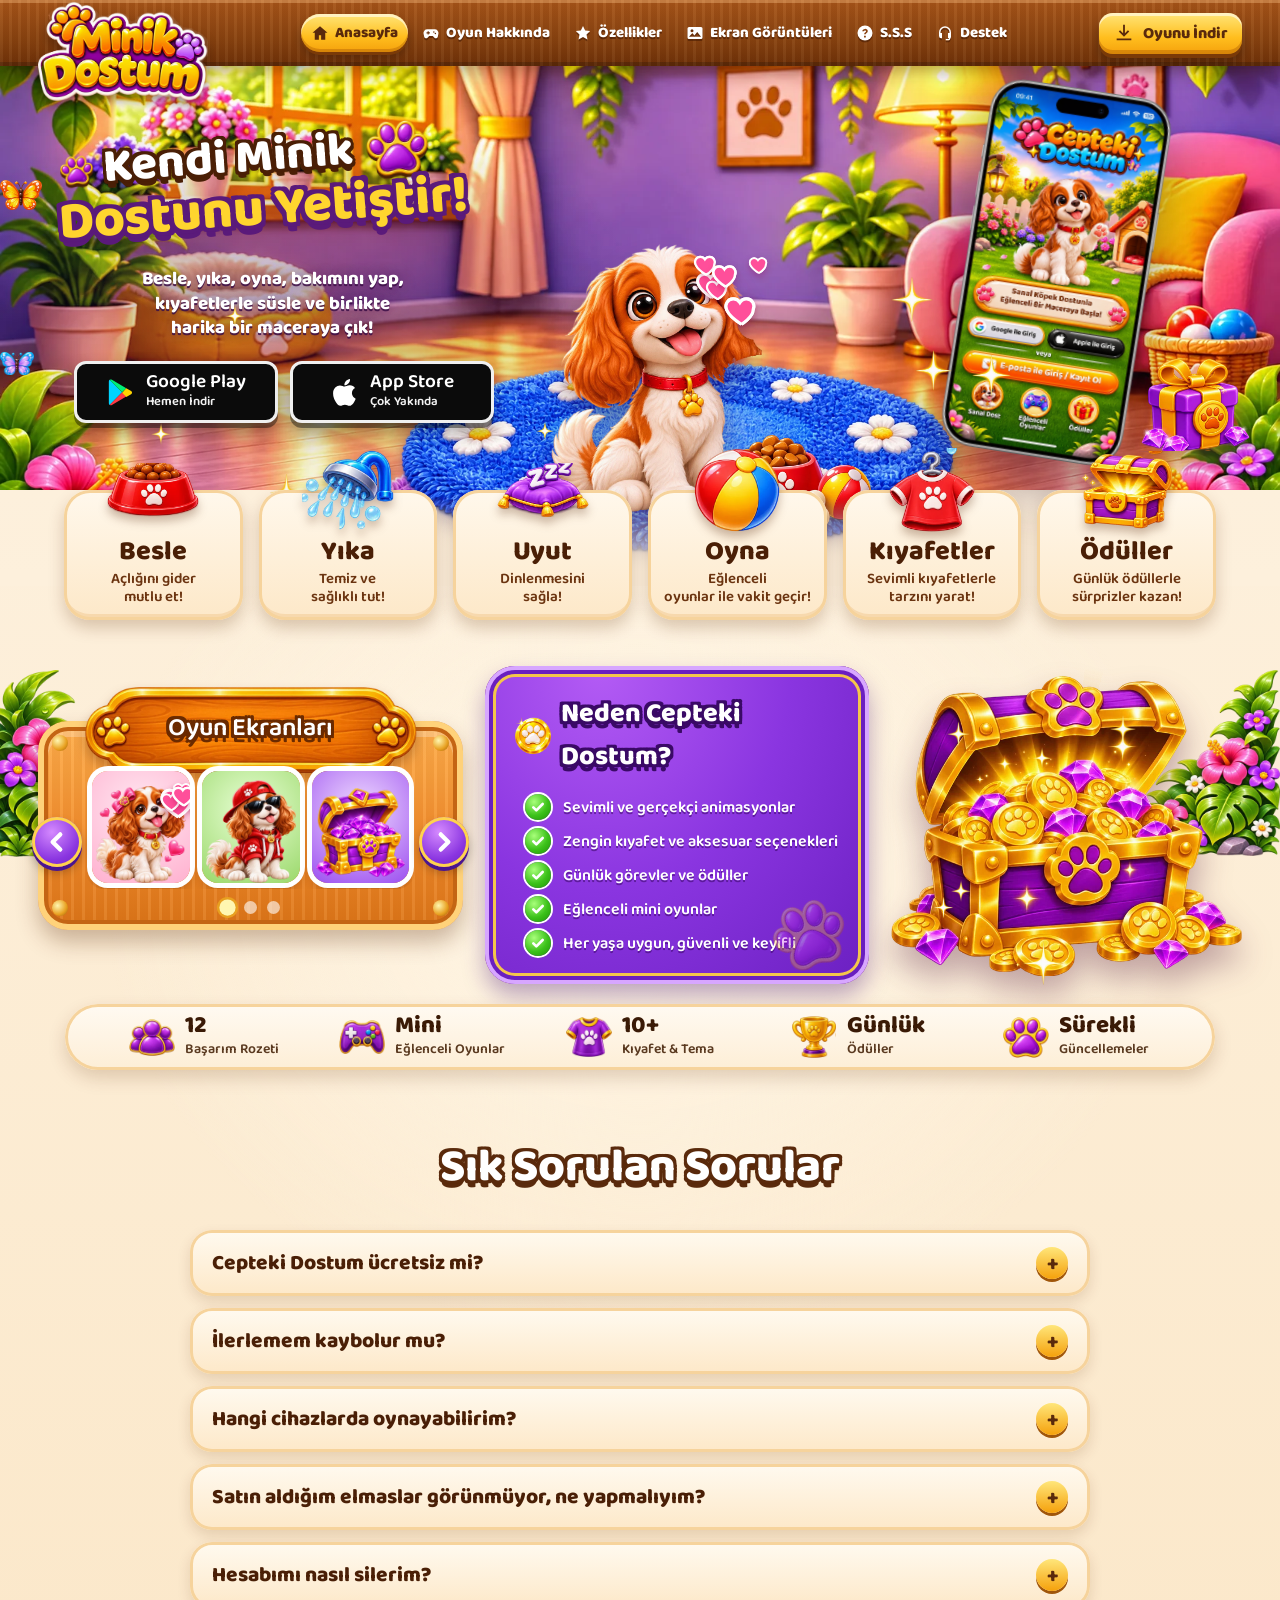
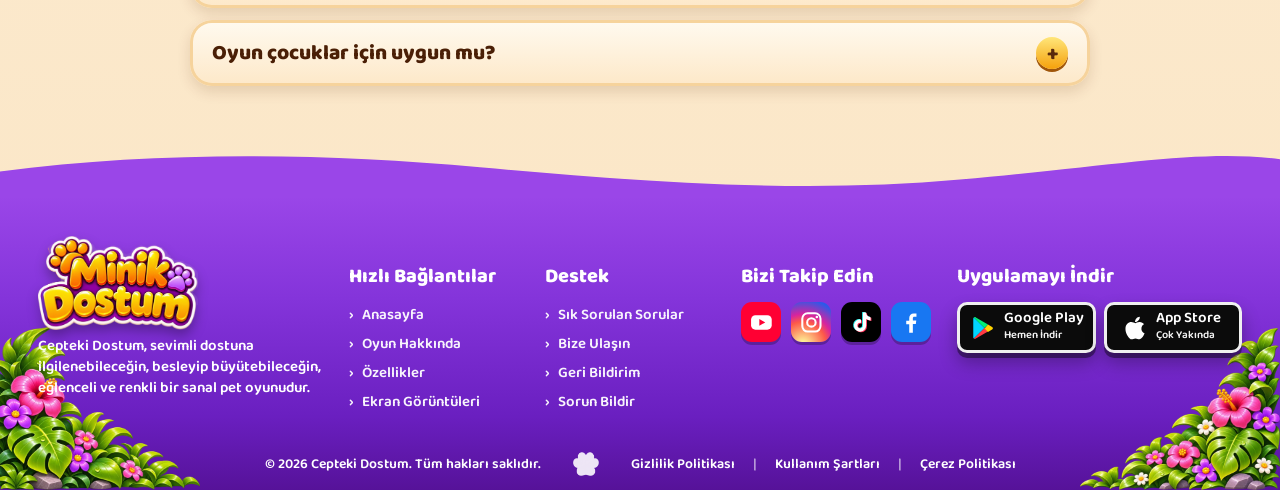
<file: index.html>
<!doctype html>
<html lang="tr">
<head>
<meta charset="utf-8">
<meta name="viewport" content="width=device-width, initial-scale=1, viewport-fit=cover">
<title>Cepteki Dostum – Kendi Minik Dostunu Yetiştir!</title>
<meta name="description" content="Cepteki Dostum: sevimli köpeğini besle, yıka, uyut, oyna; kıyafetlerle süsle, günlük ödüller kazan. Ücretsiz sanal evcil hayvan oyunu.">
<meta property="og:title" content="Cepteki Dostum – Kendi Minik Dostunu Yetiştir!">
<meta property="og:description" content="Besle, yıka, oyna, bakımını yap, kıyafetlerle süsle ve birlikte harika bir maceraya çık!">
<meta property="og:image" content="img/icon.png">
<meta name="theme-color" content="#84400f">
<link rel="icon" type="image/png" href="img/favicon.png">
<link rel="apple-touch-icon" href="img/apple-touch-icon.png">
<link rel="preload" href="fonts/Baloo2-ExtraBold.ttf" as="font" type="font/ttf" crossorigin>
<link rel="preload" href="img/room.webp" as="image">
<link rel="stylesheet" href="css/site.css?v=2">
</head>
<body data-page="home">
<header data-nav></header>

<main>
  <!-- ===== Kahraman ===== -->
  <section class="hero" id="anasayfa">
    <img class="fly" src="img/butterfly-orange.webp" alt="" style="top:22%;--t:24s">
    <img class="fly" src="img/butterfly-blue.webp" alt="" style="top:55%;--t:30s;--d:-13s;width:34px">
    <div class="wrap">
      <div class="hero-text">
        <h1 class="pop-in"><span class="l1 out"><img class="paw" src="img/st-paw.webp" alt="">Kendi Minik<img class="paws" src="img/st-paw.webp" alt=""></span><span class="l2 out">Dostunu Yetiştir!</span></h1>
        <p class="lead pop-in" style="--pd:.15s">Besle, yıka, oyna, bakımını yap,<br>kıyafetlerle süsle ve birlikte<br>harika bir maceraya çık!</p>
        <div class="stores pop-in" style="--pd:.3s" data-stores></div>
      </div>
      <div class="stage">
        <img class="rug pop-in" style="--pd:.1s" src="img/rug.webp" alt="">
        <div class="dog-w pop-in" style="--pd:.25s" data-depth="12" data-hearts><img class="dog" src="img/dog.webp" alt="Cepteki Dostum'un sevimli köpeği"></div>
        <img class="props pop-in" style="--pd:.4s" src="img/props.webp" alt="" data-depth="18">
        <div class="phone pm pop-in" style="--pd:.45s" data-depth="-10">
          <img class="scr on" src="img/ph-welcome.webp" alt="Cepteki Dostum karşılama ekranı">
          <img class="scr" src="img/screens/01-giris.webp" alt="Giriş ekranı" loading="lazy">
          <img class="scr" src="img/screens/02-yukleme.webp" alt="Yükleme ekranı" loading="lazy">
          <img class="scr" src="img/screens/03-ana-ekran.webp" alt="Ana ekran" loading="lazy">
          <img class="scr" src="img/screens/04-mama.webp" alt="Mama zamanı" loading="lazy">
          <img class="scr" src="img/screens/05-banyo.webp" alt="Yıkama zamanı" loading="lazy">
          <img class="scr" src="img/screens/06-uyku.webp" alt="Uyku zamanı" loading="lazy">
          <img class="scr" src="img/screens/07-uyku-gece.webp" alt="Dostun uyuyor" loading="lazy">
          <img class="scr" src="img/screens/08-park.webp" alt="Parkta oyun" loading="lazy">
          <img class="scr" src="img/screens/09-park-getiriyor.webp" alt="Top getirme" loading="lazy">
          <img class="scr" src="img/screens/10-kiyafet.webp" alt="Kıyafetler" loading="lazy">
          <img class="scr" src="img/screens/11-gorevler.webp" alt="Görevler" loading="lazy">
          <img class="scr" src="img/screens/12-oyunlar.webp" alt="Oyunlar" loading="lazy">
          <img class="scr" src="img/screens/13-yapboz-liste.webp" alt="Yapboz seçimi" loading="lazy">
          <img class="scr" src="img/screens/14-yapboz.webp" alt="Yapboz" loading="lazy">
          <img class="scr" src="img/screens/15-yapboz-bitti.webp" alt="Yapboz tamamlandı" loading="lazy">
          <img class="scr" src="img/screens/16-yaris-lobi.webp" alt="Yarış" loading="lazy">
          <img class="scr" src="img/screens/17-yaris.webp" alt="Yarış oyunu" loading="lazy">
          <img class="scr" src="img/screens/18-balik-lobi.webp" alt="Balık tut" loading="lazy">
          <img class="scr" src="img/screens/19-balik.webp" alt="Balık tutma oyunu" loading="lazy">
          <img class="scr" src="img/screens/20-plaj.webp" alt="Plaj" loading="lazy">
          <img class="scr" src="img/screens/21-veteriner.webp" alt="Veteriner" loading="lazy">
          <img class="scr" src="img/screens/22-album.webp" alt="Sticker albümü" loading="lazy">
          <img class="scr" src="img/ph-daily.webp" alt="Günlük ödül ekranı" loading="lazy">
        </div>
        <img class="gift pop-in" style="--pd:.55s" src="img/gift.webp" alt="" data-depth="22">
        <i class="streak" style="right:3%;top:18%;--d:0s"></i><i class="streak" style="right:6%;top:40%;--d:1.2s"></i><i class="streak" style="right:1%;top:60%;--d:2.1s"></i>
      </div>
    </div>
    <div data-sparkles="8" style="position:absolute;inset:0;pointer-events:none;z-index:6"></div>
  </section>

  <div class="lower">
    <img class="deco l" src="img/deco-left.webp" alt="">
    <img class="deco r" src="img/deco-right.webp" alt="">

    <!-- ===== Özellikler ===== -->
    <section class="features" id="ozellikler">
      <div class="wrap">
        <article class="feat reveal" style="--rd:0s"><img src="img/f-feed.webp" alt=""><h3>Besle</h3><p>Açlığını gider<br>mutlu et!</p></article>
        <article class="feat reveal" style="--rd:.07s"><img src="img/f-wash.webp" alt=""><h3>Yıka</h3><p>Temiz ve<br>sağlıklı tut!</p></article>
        <article class="feat reveal" style="--rd:.14s"><img src="img/f-sleep.webp" alt=""><h3>Uyut</h3><p>Dinlenmesini<br>sağla!</p></article>
        <article class="feat reveal" style="--rd:.21s"><img src="img/f-play.webp" alt=""><h3>Oyna</h3><p>Eğlenceli<br>oyunlar ile vakit geçir!</p></article>
        <article class="feat reveal" style="--rd:.28s"><img src="img/f-outfit.webp" alt=""><h3>Kıyafetler</h3><p>Sevimli kıyafetlerle<br>tarzını yarat!</p></article>
        <article class="feat reveal" style="--rd:.35s"><img src="img/f-reward.webp" alt=""><h3>Ödüller</h3><p>Günlük ödüllerle<br>sürprizler kazan!</p></article>
      </div>
    </section>

    <!-- ===== Ekranlar + Neden + Sandık ===== -->
    <section class="mid" id="ekranlar">
      <div class="wrap">
        <div class="wood reveal">
          <i class="rivet" style="left:14px;top:14px"></i><i class="rivet" style="right:14px;top:14px"></i><i class="rivet" style="left:14px;bottom:14px"></i><i class="rivet" style="right:14px;bottom:14px"></i>
          <div class="wood-title"><span class="out">Oyun Ekranları</span></div>
          <div class="slider">
            <div class="slides">
              <div class="slide"><div class="card" style="--bg:radial-gradient(circle at 50% 35%,#ffe9f2,#ffb0cf)" data-hearts><img src="img/card-hearts.webp" alt="Mutlu dostun"></div></div>
              <div class="slide"><div class="card" style="--bg:radial-gradient(circle at 50% 35%,#e9ffd6,#9ad86a)"><img src="img/card-cool.webp" alt="Havalı kıyafetler"></div></div>
              <div class="slide"><div class="card" style="--bg:radial-gradient(circle at 50% 35%,#f0dcff,#9c4ff0)"><img src="img/card-gems.webp" alt="Elmas sandığı" style="object-position:50% 60%"></div></div>
              <div class="slide"><div class="card" style="--bg:radial-gradient(circle at 50% 35%,#fff3c8,#ffc23a)"><img src="img/props.webp" alt="Mama ve oyuncaklar" style="object-position:50% 70%"></div></div>
              <div class="slide"><div class="card" style="--bg:radial-gradient(circle at 50% 35%,#ffe2c8,#ff9a4a)"><img src="img/gift.webp" alt="Hediyeler" style="object-position:50% 60%"></div></div>
            </div>
          </div>
          <button class="arrow prev" aria-label="Önceki"></button><button class="arrow next" aria-label="Sonraki"></button>
          <div class="dots"></div>
        </div>
        <div class="why reveal" style="--rd:.12s" id="oyun">
          <h2 class="out"><img src="img/q-paw-on.webp" alt="">Neden Cepteki Dostum?</h2>
          <ul>
            <li><span class="check"></span>Sevimli ve gerçekçi animasyonlar</li>
            <li><span class="check"></span>Zengin kıyafet ve aksesuar seçenekleri</li>
            <li><span class="check"></span>Günlük görevler ve ödüller</li>
            <li><span class="check"></span>Eğlenceli mini oyunlar</li>
            <li><span class="check"></span>Her yaşa uygun, güvenli ve keyifli</li>
          </ul>
          <img class="bigpaw" src="img/st-paw.webp" alt="">
        </div>
        <div class="treasure reveal" style="--rd:.24s" data-coins>
          <div class="rays"></div>
          <img class="chest" src="img/big-chest.webp" alt="Altın ve elmas dolu sandık">
          <div data-sparkles="6" style="position:absolute;inset:0;z-index:3"></div>
        </div>
      </div>
    </section>

    <!-- ===== Sayılar ===== -->
    <section class="stats">
      <div class="bar reveal">
        <div class="stat"><img src="img/st-users.webp" alt=""><div><b>12</b><span>Başarım Rozeti</span></div></div>
        <div class="stat"><img src="img/st-games.webp" alt=""><div><b>Mini</b><span>Eğlenceli Oyunlar</span></div></div>
        <div class="stat"><img src="img/st-outfit.webp" alt=""><div><b>10+</b><span>Kıyafet &amp; Tema</span></div></div>
        <div class="stat"><img src="img/st-trophy.webp" alt=""><div><b>Günlük</b><span>Ödüller</span></div></div>
        <div class="stat"><img src="img/st-paw.webp" alt=""><div><b>Sürekli</b><span>Güncellemeler</span></div></div>
      </div>
    </section>

    <!-- ===== SSS ===== -->
    <section class="faq" id="sss">
      <div class="wrap">
        <h2 class="out reveal">Sık Sorulan Sorular</h2>
        <div class="faq-list">
          <div class="qa reveal"><button aria-expanded="false">Cepteki Dostum ücretsiz mi?<i>+</i></button><div class="ans"><div>Evet! Oyunu ücretsiz indirip oynayabilirsin. İstersen oyun içinden elmas paketleri satın alabilirsin; satın almak zorunlu değildir.</div></div></div>
          <div class="qa reveal"><button aria-expanded="false">İlerlemem kaybolur mu?<i>+</i></button><div class="ans"><div>Google, Apple veya e-posta ile giriş yaparsan ilerlemen buluta kaydedilir. Telefon değiştirsen bile aynı hesapla girince kaldığın yerden devam edersin.</div></div></div>
          <div class="qa reveal"><button aria-expanded="false">Hangi cihazlarda oynayabilirim?<i>+</i></button><div class="ans"><div>Cepteki Dostum iPhone, iPad ve Android telefon ile tabletlerde çalışır.</div></div></div>
          <div class="qa reveal"><button aria-expanded="false">Satın aldığım elmaslar görünmüyor, ne yapmalıyım?<i>+</i></button><div class="ans"><div>Oyunda Ayarlar &gt; Satın Alımları Geri Yükle'ye dokun. Sorun devam ederse <a href="destek.html">Destek</a> sayfasından bize yaz.</div></div></div>
          <div class="qa reveal"><button aria-expanded="false">Hesabımı nasıl silerim?<i>+</i></button><div class="ans"><div>Oyunda Ayarlar &gt; Hesabım &gt; Hesabımı Sil adımlarını izleyebilirsin. Ayrıntılar için <a href="hesap-silme.html">Hesap Silme</a> sayfasına bak.</div></div></div>
          <div class="qa reveal"><button aria-expanded="false">Oyun çocuklar için uygun mu?<i>+</i></button><div class="ans"><div>Oyun her yaşa uygun, şiddet içermeyen sevimli bir bakım oyunudur. Uygulama içi satın alımlar için ebeveyn denetimlerini telefon ayarlarından açabilirsin.</div></div></div>
        </div>
      </div>
    </section>
    <span id="indir"></span>
  </div>
</main>

<footer data-foot></footer>
<script src="js/site.js"></script>
<script>
document.querySelectorAll('.check').forEach((c) => { c.innerHTML = '<svg viewBox="0 0 24 24"><path fill="none" stroke="#fff" stroke-width="4" stroke-linecap="round" stroke-linejoin="round" d="m5 12.5 4.5 4.5L19 7.5"/></svg>'; });
document.querySelector('.arrow.prev').innerHTML = '<svg viewBox="0 0 24 24"><path fill="none" stroke="currentColor" stroke-width="4" stroke-linecap="round" stroke-linejoin="round" d="M15 5l-7 7 7 7"/></svg>';
document.querySelector('.arrow.next').innerHTML = '<svg viewBox="0 0 24 24"><path fill="none" stroke="currentColor" stroke-width="4" stroke-linecap="round" stroke-linejoin="round" d="m9 5 7 7-7 7"/></svg>';
</script>
</body>
</html>
</file>
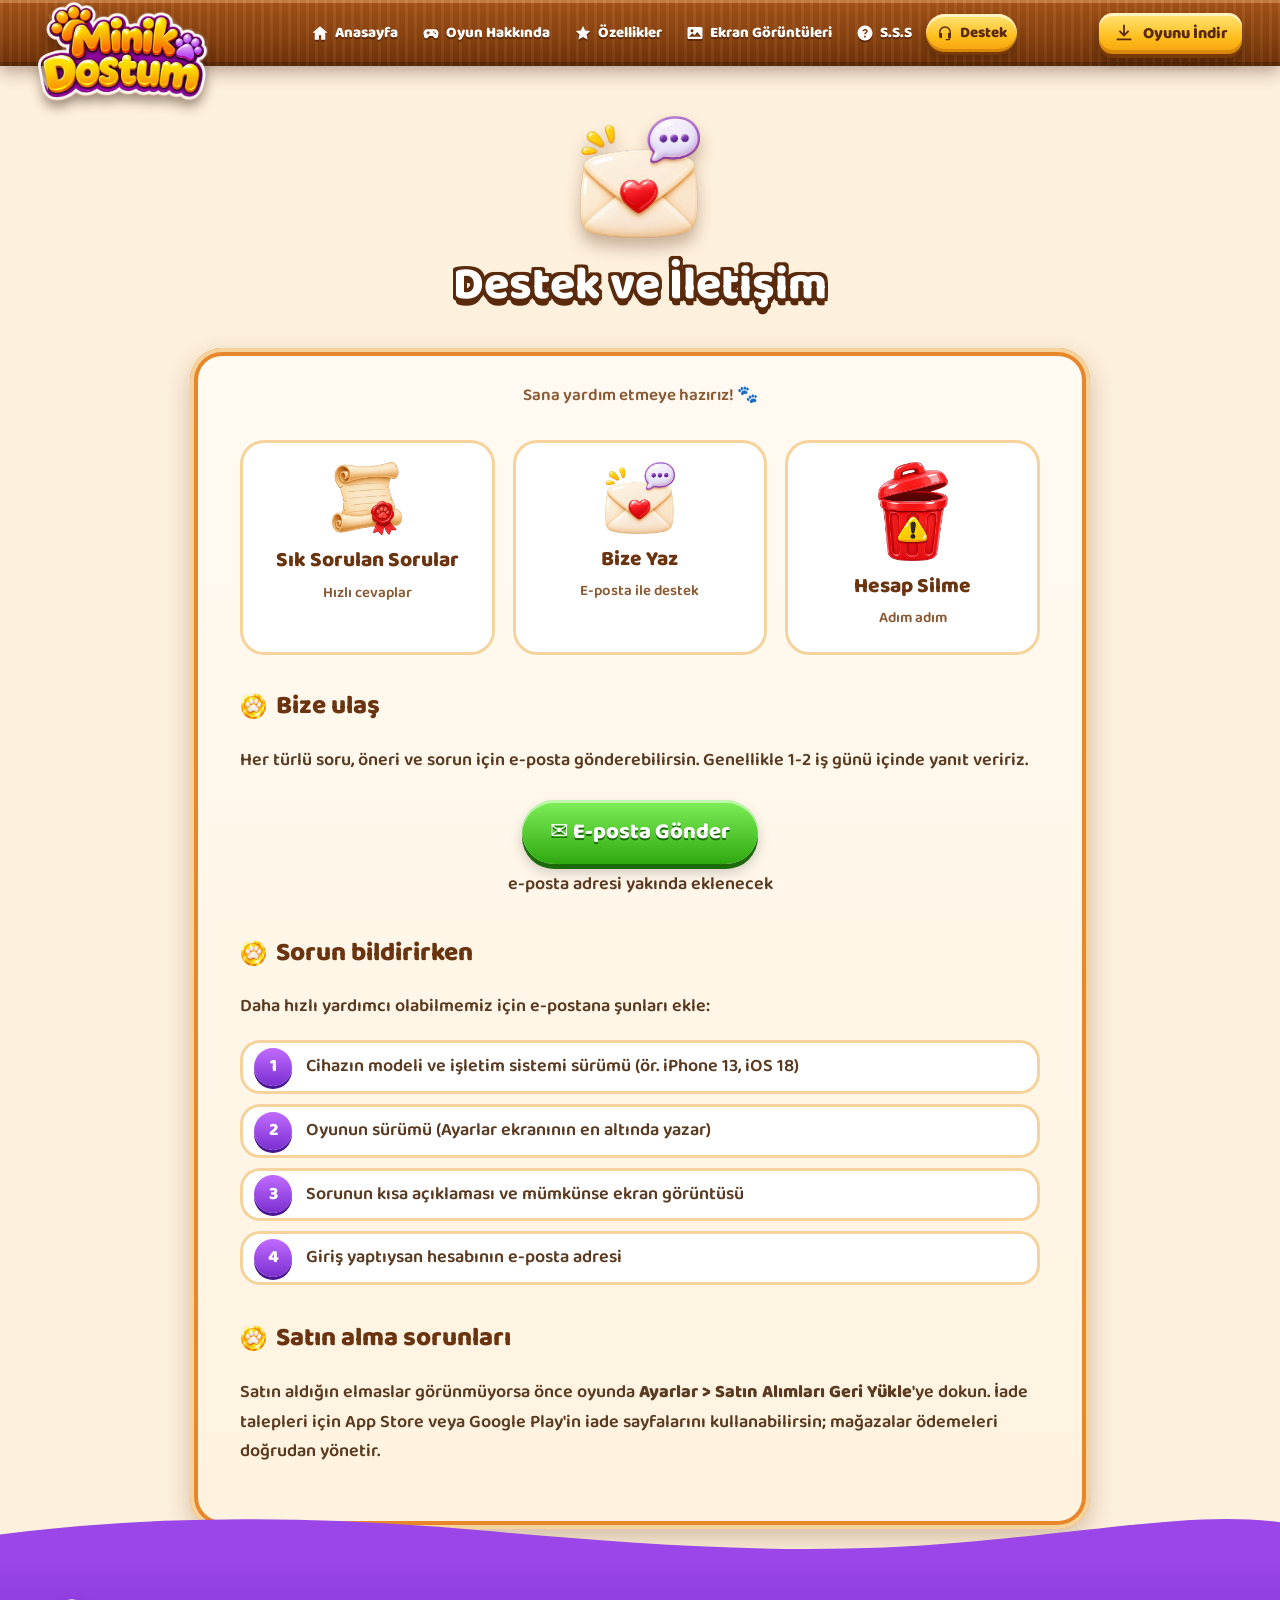
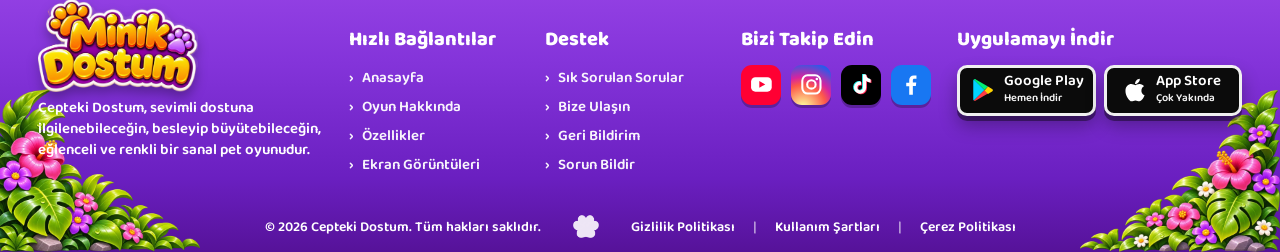
<file: destek.html>
<!doctype html>
<html lang="tr">
<head>
<meta charset="utf-8">
<meta name="viewport" content="width=device-width, initial-scale=1, viewport-fit=cover">
<title>Destek ve İletişim – Cepteki Dostum</title>
<meta name="description" content="Cepteki Dostum destek: sorularınız, sorun bildirimleri ve iletişim.">
<meta name="theme-color" content="#8a4210">
<link rel="icon" type="image/png" href="img/favicon.png">
<link rel="apple-touch-icon" href="img/apple-touch-icon.png">
<link rel="stylesheet" href="css/site.css">
</head>
<body data-page="destek">
<header data-nav></header>
<main class="page"><div class="wrap">
<img class="hero-ic pop-in" src="img/s-support.webp" alt="">
<h1 class="out pop-in">Destek ve İletişim</h1>

<div class="doc reveal">
<p class="meta">Sana yardım etmeye hazırız! 🐾</p>
<div class="card-row">
<a class="mini" href="index.html#sss"><img src="img/s-terms.webp" alt=""><b>Sık Sorulan Sorular</b><span>Hızlı cevaplar</span></a>
<a class="mini" data-fill="email" data-keep="1" href="#"><img src="img/s-support.webp" alt=""><b>Bize Yaz</b><span>E-posta ile destek</span></a>
<a class="mini" href="hesap-silme.html"><img src="img/s-reset.webp" alt=""><b>Hesap Silme</b><span>Adım adım</span></a>
</div>
<h2>Bize ulaş</h2>
<p>Her türlü soru, öneri ve sorun için e-posta gönderebilirsin. Genellikle 1-2 iş günü içinde yanıt veririz.</p>
<p style="text-align:center"><a class="mail-btn" data-fill="email" data-keep="1" href="#">✉️ E-posta Gönder</a><br><span data-fill="email"></span></p>
<h2 id="sorun">Sorun bildirirken</h2>
<p>Daha hızlı yardımcı olabilmemiz için e-postana şunları ekle:</p>
<ul class="steps">
<li>Cihazın modeli ve işletim sistemi sürümü (ör. iPhone 13, iOS 18)</li>
<li>Oyunun sürümü (Ayarlar ekranının en altında yazar)</li>
<li>Sorunun kısa açıklaması ve mümkünse ekran görüntüsü</li>
<li>Giriş yaptıysan hesabının e-posta adresi</li>
</ul>
<h2>Satın alma sorunları</h2>
<p>Satın aldığın elmaslar görünmüyorsa önce oyunda <b>Ayarlar &gt; Satın Alımları Geri Yükle</b>'ye dokun. İade talepleri için App Store veya Google Play'in iade sayfalarını kullanabilirsin; mağazalar ödemeleri doğrudan yönetir.</p>
</div></div></main>
<footer data-foot></footer>
<script src="js/site.js"></script>
</body>
</html>
</file>
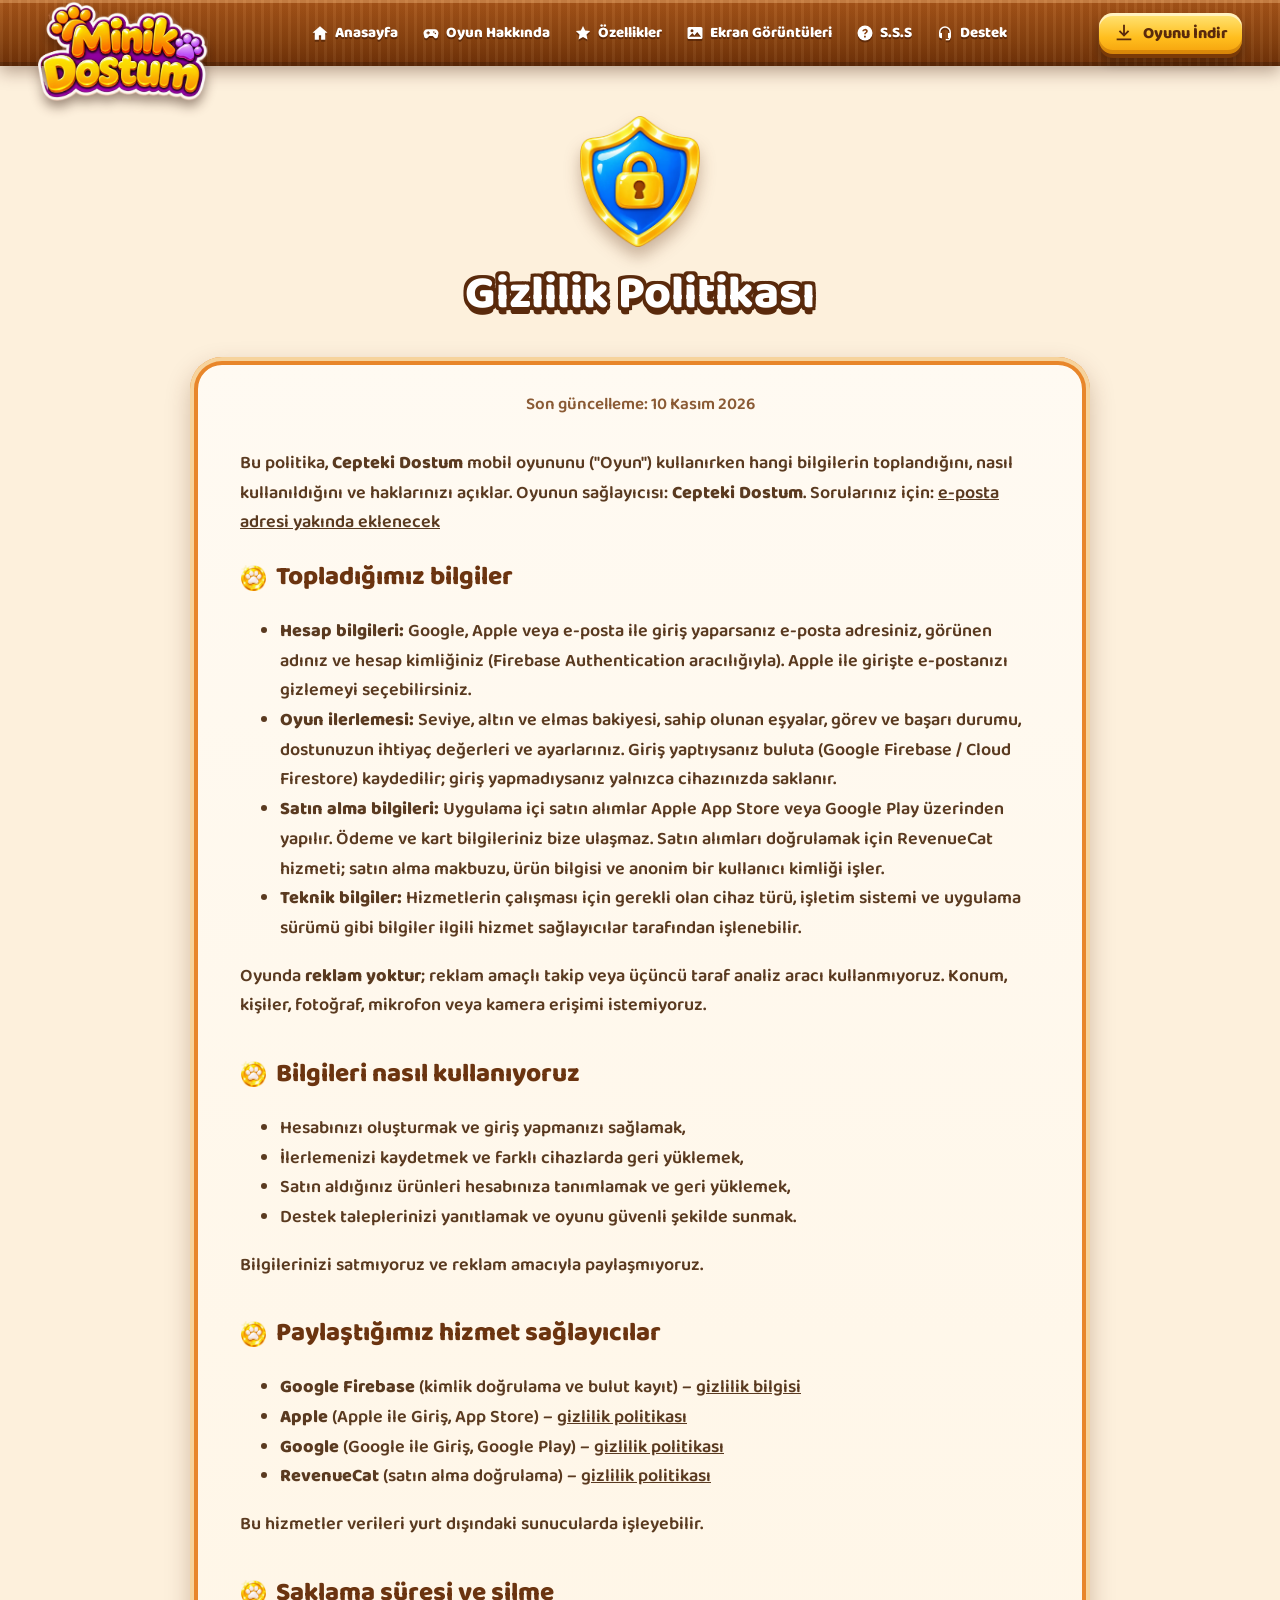
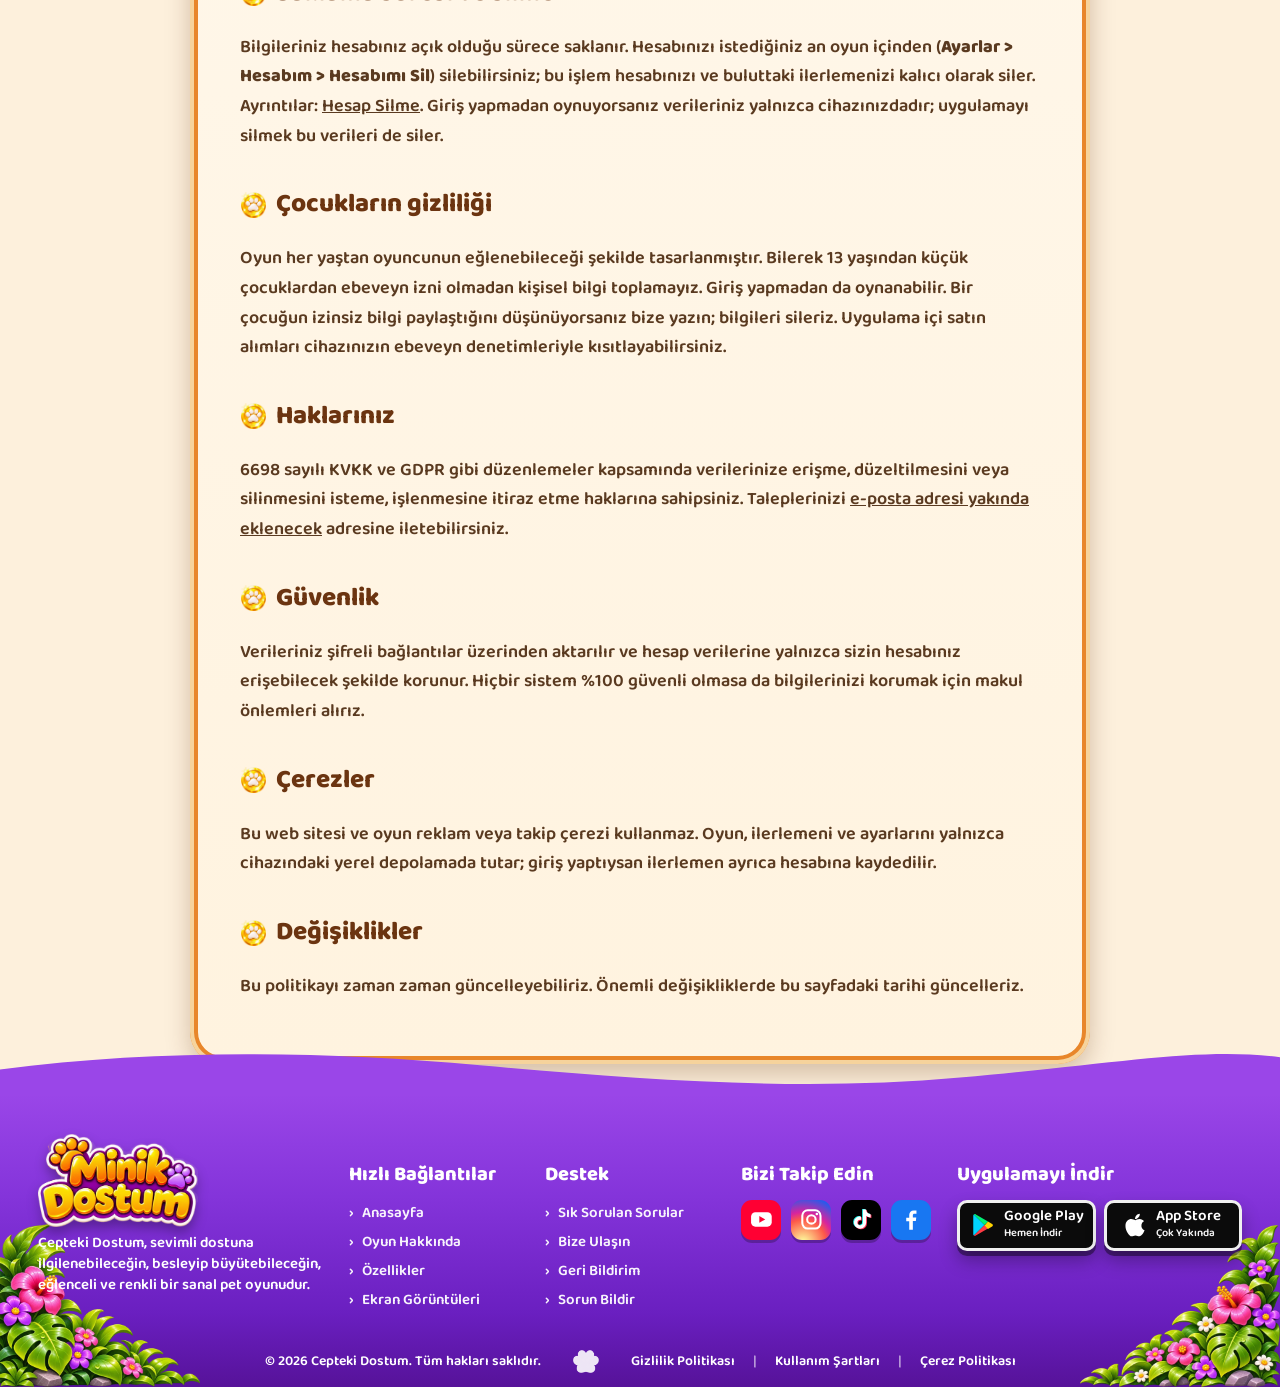
<file: gizlilik.html>
<!doctype html>
<html lang="tr">
<head>
<meta charset="utf-8">
<meta name="viewport" content="width=device-width, initial-scale=1, viewport-fit=cover">
<title>Gizlilik Politikası – Cepteki Dostum</title>
<meta name="description" content="Cepteki Dostum gizlilik politikası: hangi verileri topladığımız, nasıl kullandığımız ve haklarınız.">
<meta name="theme-color" content="#8a4210">
<link rel="icon" type="image/png" href="img/favicon.png">
<link rel="apple-touch-icon" href="img/apple-touch-icon.png">
<link rel="stylesheet" href="css/site.css">
</head>
<body data-page="gizlilik">
<header data-nav></header>
<main class="page"><div class="wrap">
<img class="hero-ic pop-in" src="img/s-privacy.webp" alt="">
<h1 class="out pop-in">Gizlilik Politikası</h1>

<div class="doc reveal">
<p class="meta">Son güncelleme: 10 Kasım 2026</p>
<p>Bu politika, <b>Cepteki Dostum</b> mobil oyununu ("Oyun") kullanırken hangi bilgilerin toplandığını, nasıl kullanıldığını ve haklarınızı açıklar. Oyunun sağlayıcısı: <b data-fill="developer"></b>. Sorularınız için: <a data-fill="email" href="#"></a></p>

<h2>Topladığımız bilgiler</h2>
<ul>
<li><b>Hesap bilgileri:</b> Google, Apple veya e-posta ile giriş yaparsanız e-posta adresiniz, görünen adınız ve hesap kimliğiniz (Firebase Authentication aracılığıyla). Apple ile girişte e-postanızı gizlemeyi seçebilirsiniz.</li>
<li><b>Oyun ilerlemesi:</b> Seviye, altın ve elmas bakiyesi, sahip olunan eşyalar, görev ve başarı durumu, dostunuzun ihtiyaç değerleri ve ayarlarınız. Giriş yaptıysanız buluta (Google Firebase / Cloud Firestore) kaydedilir; giriş yapmadıysanız yalnızca cihazınızda saklanır.</li>
<li><b>Satın alma bilgileri:</b> Uygulama içi satın alımlar Apple App Store veya Google Play üzerinden yapılır. Ödeme ve kart bilgileriniz bize ulaşmaz. Satın alımları doğrulamak için RevenueCat hizmeti; satın alma makbuzu, ürün bilgisi ve anonim bir kullanıcı kimliği işler.</li>
<li><b>Teknik bilgiler:</b> Hizmetlerin çalışması için gerekli olan cihaz türü, işletim sistemi ve uygulama sürümü gibi bilgiler ilgili hizmet sağlayıcılar tarafından işlenebilir.</li>
</ul>
<p>Oyunda <b>reklam yoktur</b>; reklam amaçlı takip veya üçüncü taraf analiz aracı kullanmıyoruz. Konum, kişiler, fotoğraf, mikrofon veya kamera erişimi istemiyoruz.</p>

<h2>Bilgileri nasıl kullanıyoruz</h2>
<ul>
<li>Hesabınızı oluşturmak ve giriş yapmanızı sağlamak,</li>
<li>İlerlemenizi kaydetmek ve farklı cihazlarda geri yüklemek,</li>
<li>Satın aldığınız ürünleri hesabınıza tanımlamak ve geri yüklemek,</li>
<li>Destek taleplerinizi yanıtlamak ve oyunu güvenli şekilde sunmak.</li>
</ul>
<p>Bilgilerinizi satmıyoruz ve reklam amacıyla paylaşmıyoruz.</p>

<h2>Paylaştığımız hizmet sağlayıcılar</h2>
<ul>
<li><b>Google Firebase</b> (kimlik doğrulama ve bulut kayıt) – <a href="https://firebase.google.com/support/privacy" target="_blank" rel="noopener">gizlilik bilgisi</a></li>
<li><b>Apple</b> (Apple ile Giriş, App Store) – <a href="https://www.apple.com/legal/privacy/" target="_blank" rel="noopener">gizlilik politikası</a></li>
<li><b>Google</b> (Google ile Giriş, Google Play) – <a href="https://policies.google.com/privacy" target="_blank" rel="noopener">gizlilik politikası</a></li>
<li><b>RevenueCat</b> (satın alma doğrulama) – <a href="https://www.revenuecat.com/privacy" target="_blank" rel="noopener">gizlilik politikası</a></li>
</ul>
<p>Bu hizmetler verileri yurt dışındaki sunucularda işleyebilir.</p>

<h2>Saklama süresi ve silme</h2>
<p>Bilgileriniz hesabınız açık olduğu sürece saklanır. Hesabınızı istediğiniz an oyun içinden (<b>Ayarlar &gt; Hesabım &gt; Hesabımı Sil</b>) silebilirsiniz; bu işlem hesabınızı ve buluttaki ilerlemenizi kalıcı olarak siler. Ayrıntılar: <a href="hesap-silme.html">Hesap Silme</a>. Giriş yapmadan oynuyorsanız verileriniz yalnızca cihazınızdadır; uygulamayı silmek bu verileri de siler.</p>

<h2>Çocukların gizliliği</h2>
<p>Oyun her yaştan oyuncunun eğlenebileceği şekilde tasarlanmıştır. Bilerek 13 yaşından küçük çocuklardan ebeveyn izni olmadan kişisel bilgi toplamayız. Giriş yapmadan da oynanabilir. Bir çocuğun izinsiz bilgi paylaştığını düşünüyorsanız bize yazın; bilgileri sileriz. Uygulama içi satın alımları cihazınızın ebeveyn denetimleriyle kısıtlayabilirsiniz.</p>

<h2>Haklarınız</h2>
<p>6698 sayılı KVKK ve GDPR gibi düzenlemeler kapsamında verilerinize erişme, düzeltilmesini veya silinmesini isteme, işlenmesine itiraz etme haklarına sahipsiniz. Taleplerinizi <a data-fill="email" href="#"></a> adresine iletebilirsiniz.</p>

<h2>Güvenlik</h2>
<p>Verileriniz şifreli bağlantılar üzerinden aktarılır ve hesap verilerine yalnızca sizin hesabınız erişebilecek şekilde korunur. Hiçbir sistem %100 güvenli olmasa da bilgilerinizi korumak için makul önlemleri alırız.</p>

<h2 id="cerez">Çerezler</h2>
<p>Bu web sitesi ve oyun reklam veya takip çerezi kullanmaz. Oyun, ilerlemeni ve ayarlarını yalnızca cihazındaki yerel depolamada tutar; giriş yaptıysan ilerlemen ayrıca hesabına kaydedilir.</p>

<h2>Değişiklikler</h2>
<p>Bu politikayı zaman zaman güncelleyebiliriz. Önemli değişikliklerde bu sayfadaki tarihi güncelleriz.</p>
</div></div></main>
<footer data-foot></footer>
<script src="js/site.js"></script>
</body>
</html>
</file>
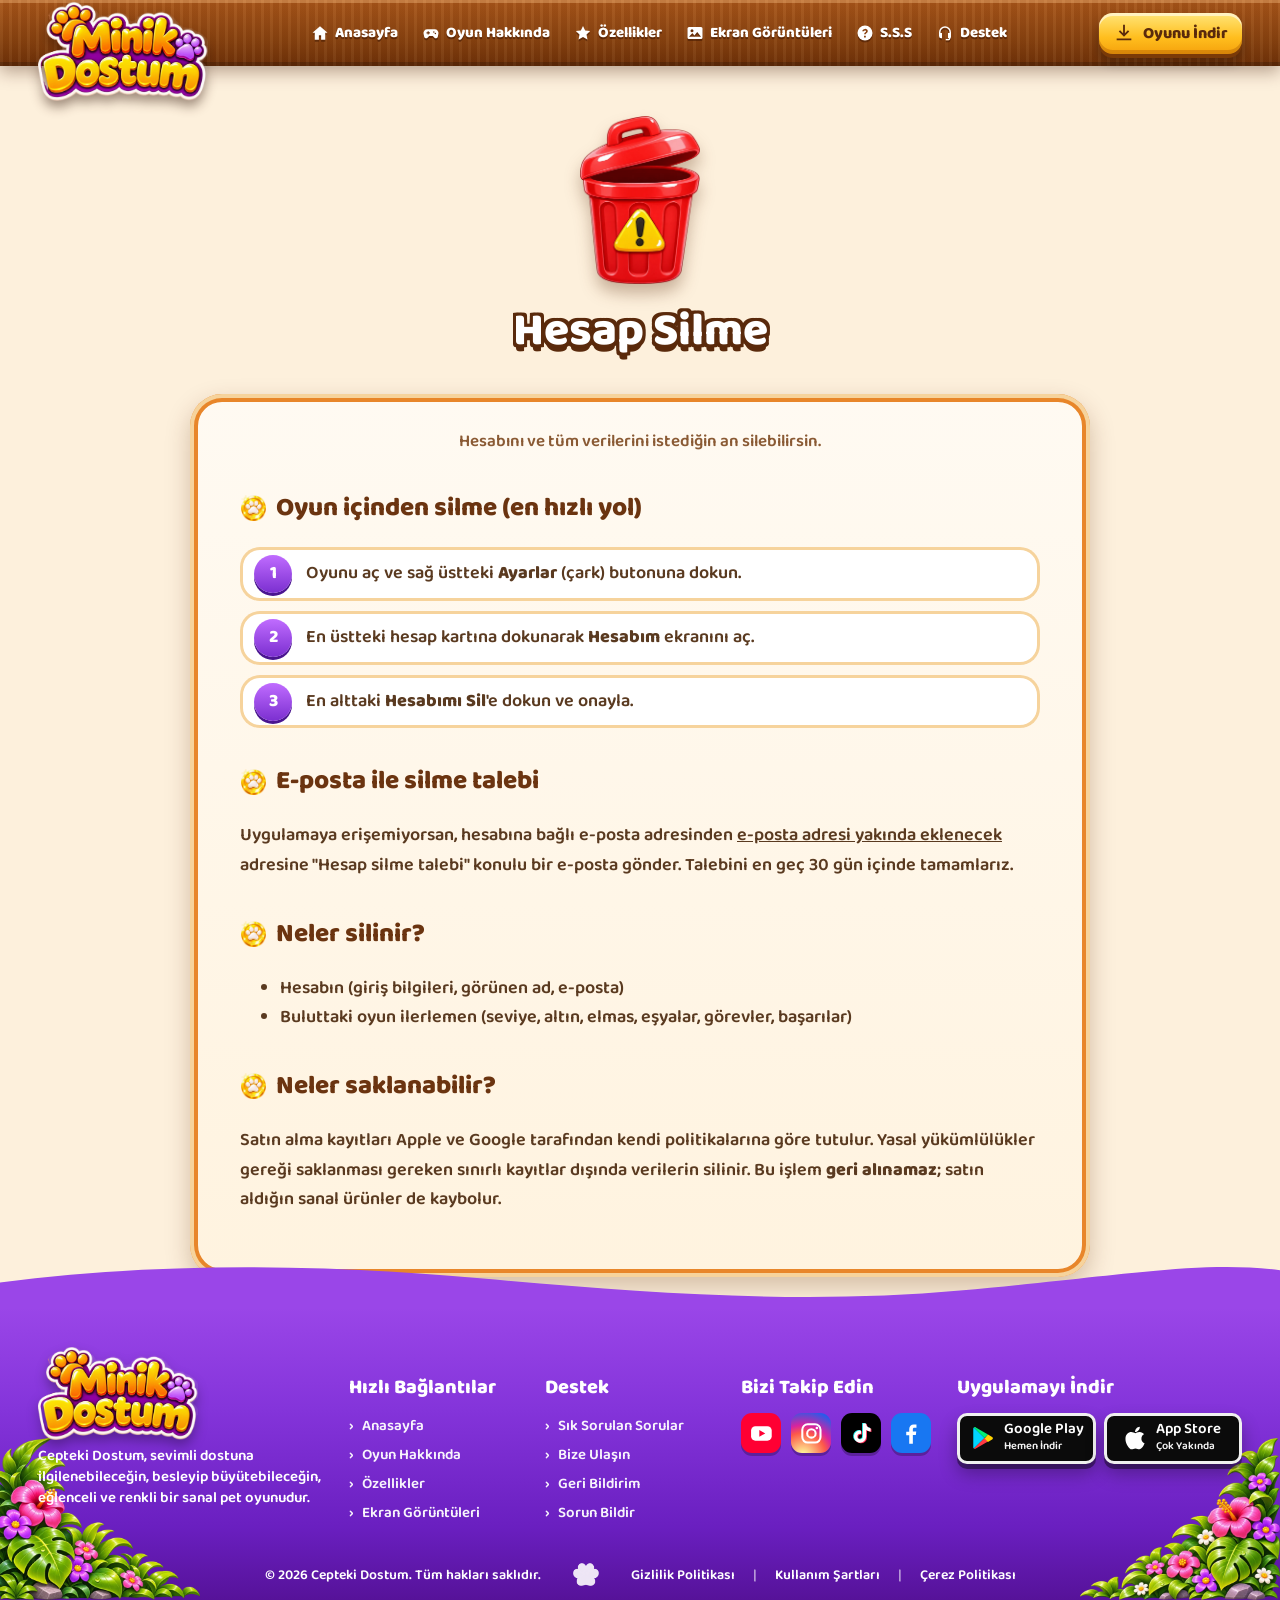
<file: hesap-silme.html>
<!doctype html>
<html lang="tr">
<head>
<meta charset="utf-8">
<meta name="viewport" content="width=device-width, initial-scale=1, viewport-fit=cover">
<title>Hesap Silme – Cepteki Dostum</title>
<meta name="description" content="Cepteki Dostum hesabınızı ve verilerinizi nasıl silersiniz.">
<meta name="theme-color" content="#8a4210">
<link rel="icon" type="image/png" href="img/favicon.png">
<link rel="apple-touch-icon" href="img/apple-touch-icon.png">
<link rel="stylesheet" href="css/site.css">
</head>
<body data-page="hesap-silme">
<header data-nav></header>
<main class="page"><div class="wrap">
<img class="hero-ic pop-in" src="img/s-reset.webp" alt="">
<h1 class="out pop-in">Hesap Silme</h1>

<div class="doc reveal">
<p class="meta">Hesabını ve tüm verilerini istediğin an silebilirsin.</p>
<h2>Oyun içinden silme (en hızlı yol)</h2>
<ol class="steps">
<li>Oyunu aç ve sağ üstteki <b>Ayarlar</b> (çark) butonuna dokun.</li>
<li>En üstteki hesap kartına dokunarak <b>Hesabım</b> ekranını aç.</li>
<li>En alttaki <b>Hesabımı Sil</b>'e dokun ve onayla.</li>
</ol>
<h2>E-posta ile silme talebi</h2>
<p>Uygulamaya erişemiyorsan, hesabına bağlı e-posta adresinden <a data-fill="email" href="#"></a> adresine "Hesap silme talebi" konulu bir e-posta gönder. Talebini en geç 30 gün içinde tamamlarız.</p>
<h2>Neler silinir?</h2>
<ul>
<li>Hesabın (giriş bilgileri, görünen ad, e-posta)</li>
<li>Buluttaki oyun ilerlemen (seviye, altın, elmas, eşyalar, görevler, başarılar)</li>
</ul>
<h2>Neler saklanabilir?</h2>
<p>Satın alma kayıtları Apple ve Google tarafından kendi politikalarına göre tutulur. Yasal yükümlülükler gereği saklanması gereken sınırlı kayıtlar dışında verilerin silinir. Bu işlem <b>geri alınamaz</b>; satın aldığın sanal ürünler de kaybolur.</p>
</div></div></main>
<footer data-foot></footer>
<script src="js/site.js"></script>
</body>
</html>
</file>
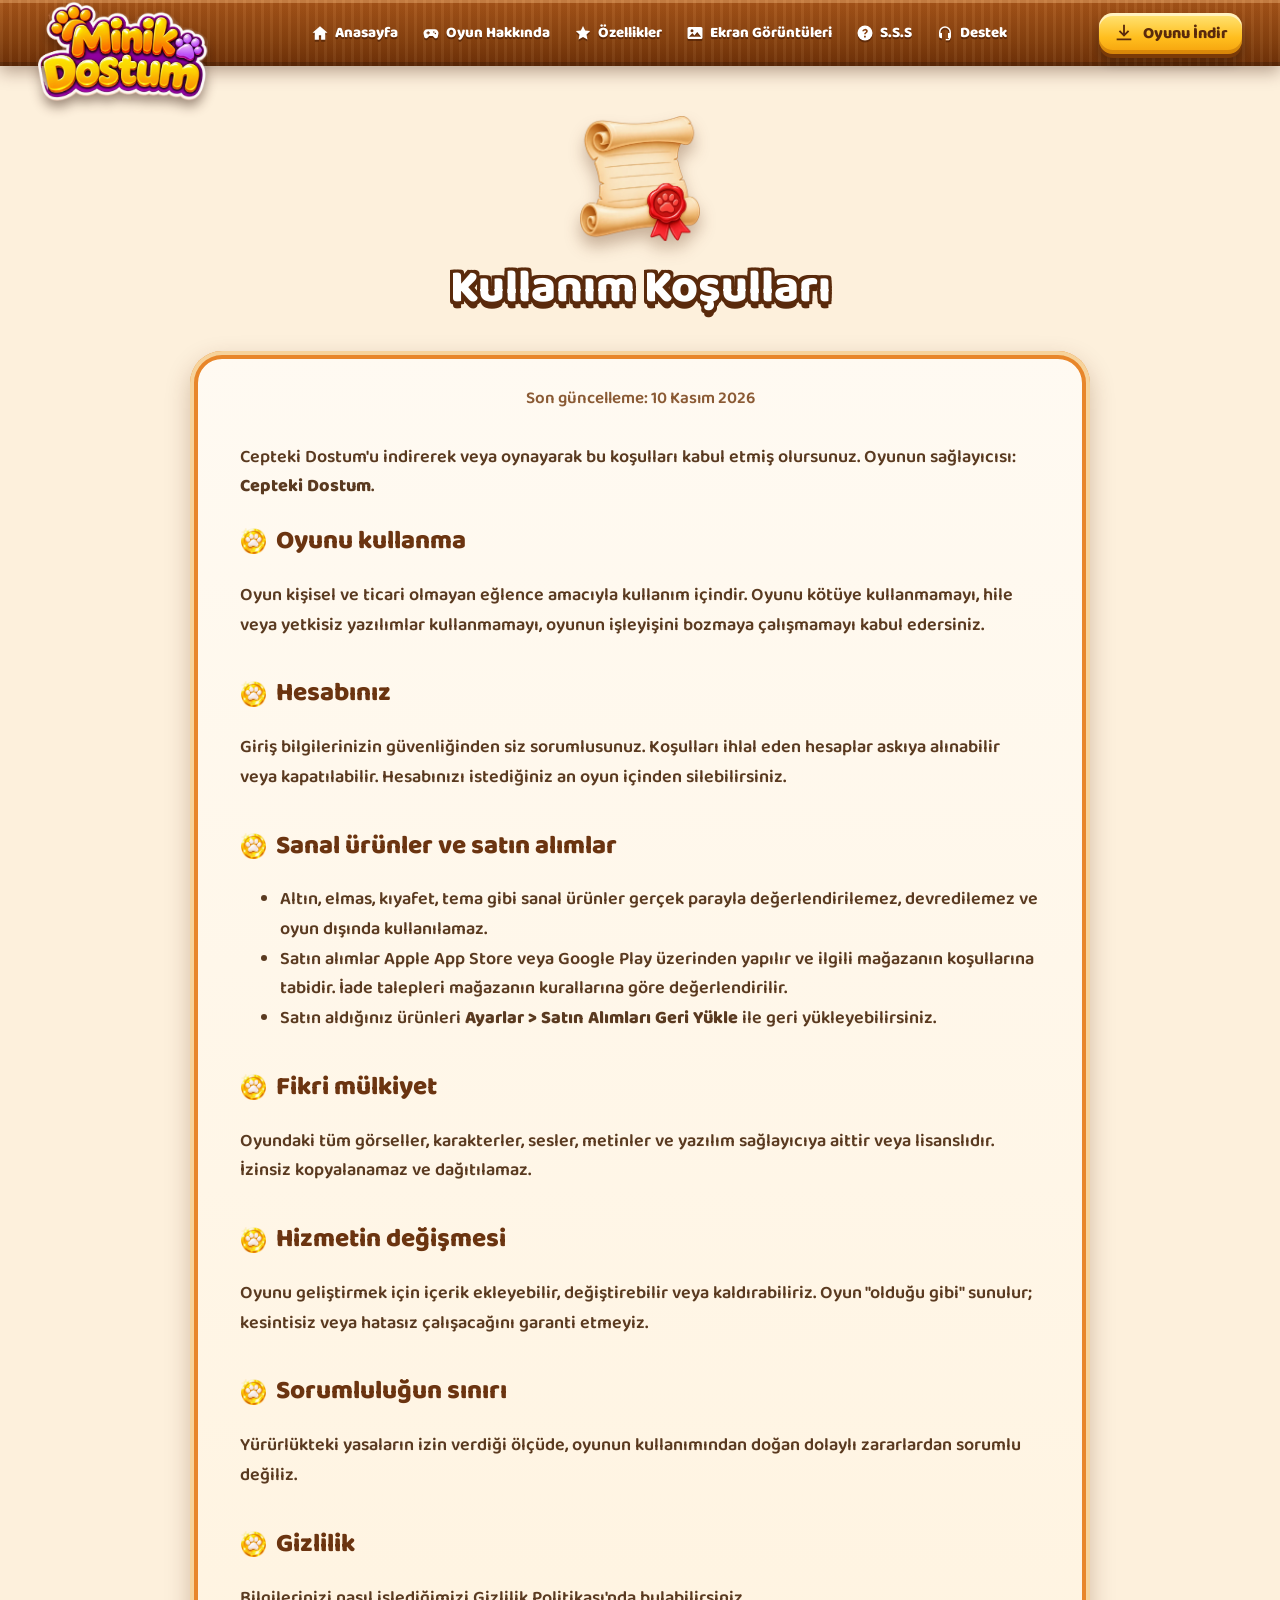
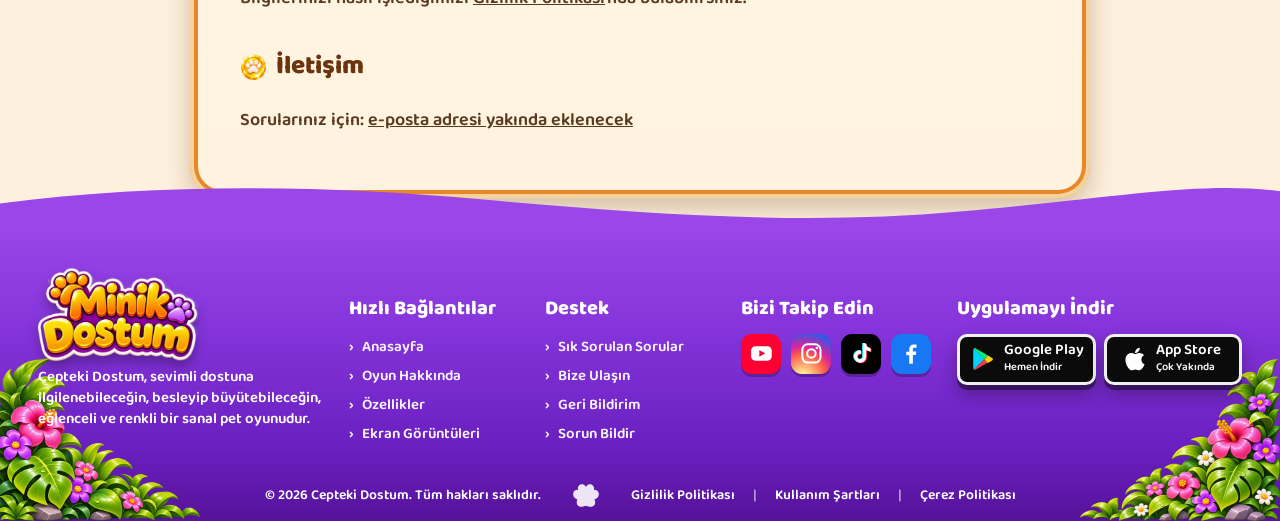
<file: kosullar.html>
<!doctype html>
<html lang="tr">
<head>
<meta charset="utf-8">
<meta name="viewport" content="width=device-width, initial-scale=1, viewport-fit=cover">
<title>Kullanım Koşulları – Cepteki Dostum</title>
<meta name="description" content="Cepteki Dostum kullanım koşulları.">
<meta name="theme-color" content="#8a4210">
<link rel="icon" type="image/png" href="img/favicon.png">
<link rel="apple-touch-icon" href="img/apple-touch-icon.png">
<link rel="stylesheet" href="css/site.css">
</head>
<body data-page="kosullar">
<header data-nav></header>
<main class="page"><div class="wrap">
<img class="hero-ic pop-in" src="img/s-terms.webp" alt="">
<h1 class="out pop-in">Kullanım Koşulları</h1>

<div class="doc reveal">
<p class="meta">Son güncelleme: 10 Kasım 2026</p>
<p>Cepteki Dostum'u indirerek veya oynayarak bu koşulları kabul etmiş olursunuz. Oyunun sağlayıcısı: <b data-fill="developer"></b>.</p>
<h2>Oyunu kullanma</h2>
<p>Oyun kişisel ve ticari olmayan eğlence amacıyla kullanım içindir. Oyunu kötüye kullanmamayı, hile veya yetkisiz yazılımlar kullanmamayı, oyunun işleyişini bozmaya çalışmamayı kabul edersiniz.</p>
<h2>Hesabınız</h2>
<p>Giriş bilgilerinizin güvenliğinden siz sorumlusunuz. Koşulları ihlal eden hesaplar askıya alınabilir veya kapatılabilir. Hesabınızı istediğiniz an oyun içinden silebilirsiniz.</p>
<h2>Sanal ürünler ve satın alımlar</h2>
<ul>
<li>Altın, elmas, kıyafet, tema gibi sanal ürünler gerçek parayla değerlendirilemez, devredilemez ve oyun dışında kullanılamaz.</li>
<li>Satın alımlar Apple App Store veya Google Play üzerinden yapılır ve ilgili mağazanın koşullarına tabidir. İade talepleri mağazanın kurallarına göre değerlendirilir.</li>
<li>Satın aldığınız ürünleri <b>Ayarlar &gt; Satın Alımları Geri Yükle</b> ile geri yükleyebilirsiniz.</li>
</ul>
<h2>Fikri mülkiyet</h2>
<p>Oyundaki tüm görseller, karakterler, sesler, metinler ve yazılım sağlayıcıya aittir veya lisanslıdır. İzinsiz kopyalanamaz ve dağıtılamaz.</p>
<h2>Hizmetin değişmesi</h2>
<p>Oyunu geliştirmek için içerik ekleyebilir, değiştirebilir veya kaldırabiliriz. Oyun "olduğu gibi" sunulur; kesintisiz veya hatasız çalışacağını garanti etmeyiz.</p>
<h2>Sorumluluğun sınırı</h2>
<p>Yürürlükteki yasaların izin verdiği ölçüde, oyunun kullanımından doğan dolaylı zararlardan sorumlu değiliz.</p>
<h2>Gizlilik</h2>
<p>Bilgilerinizi nasıl işlediğimizi <a href="gizlilik.html">Gizlilik Politikası</a>'nda bulabilirsiniz.</p>
<h2>İletişim</h2>
<p>Sorularınız için: <a data-fill="email" href="#"></a></p>
</div></div></main>
<footer data-foot></footer>
<script src="js/site.js"></script>
</body>
</html>
</file>
<file: css/site.css>
/* Minik Dostum — tanıtım sitesi (tasarım görseline birebir). */
@font-face { font-family: 'Baloo'; font-weight: 800; font-display: swap; src: url(../fonts/Baloo2-ExtraBold.ttf) format('truetype'); }
@font-face { font-family: 'Baloo'; font-weight: 600; font-display: swap; src: url(../fonts/Baloo2-SemiBold.ttf) format('truetype'); }
:root { --brown: #6b3410; --brown2: #8a5a34; --purple: #7b2fd0; --shadow: 0 10px 24px rgba(90, 40, 5, .25); }
* { box-sizing: border-box; }
html { scroll-behavior: smooth; scroll-padding-top: 90px; }
/* Only ONE scroller (the page). 'hidden' on both html and body turns body into a
   second scroll box -> a double scrollbar on desktop. 'clip' cuts the sideways
   overflow without creating a scroll box. */
html { overflow-x: hidden; }
@supports (overflow: clip) { html { overflow-x: clip; } body { overflow-x: clip; } }
body { margin: 0; font-family: 'Baloo', system-ui, -apple-system, 'Segoe UI', sans-serif; font-weight: 600; color: var(--brown); -webkit-font-smoothing: antialiased;
  background: #fdf0dc; }
img { display: block; max-width: 100%; }
a { color: inherit; }
.wrap { width: min(1320px, 94vw); margin: 0 auto; position: relative; }
.out { color: #fff; --o: #4a1f06; --w: 3px;
  text-shadow: var(--w) 0 0 var(--o), calc(var(--w) * -1) 0 0 var(--o), 0 var(--w) 0 var(--o), 0 calc(var(--w) * -1) 0 var(--o), var(--w) var(--w) 0 var(--o), calc(var(--w) * -1) var(--w) 0 var(--o),
  var(--w) calc(var(--w) * -1) 0 var(--o), calc(var(--w) * -1) calc(var(--w) * -1) 0 var(--o), 0 calc(var(--w) * 2.2) 0 var(--o); }

/* ===== Üst menü ===== */
.nav { position: sticky; top: 0; z-index: 50; background: repeating-linear-gradient(90deg, rgba(255, 220, 170, .06) 0 3px, rgba(80, 30, 0, .07) 3px 9px), linear-gradient(#a8561a, #84400f 65%, #6c3009);
  box-shadow: 0 6px 16px rgba(60, 20, 0, .35), inset 0 -4px 0 rgba(0, 0, 0, .18), inset 0 3px 0 rgba(255, 200, 140, .35); }
.nav .wrap { display: flex; align-items: center; height: 66px; gap: 6px; }
.nav .logo-a { flex: none; width: 210px; height: 66px; position: relative; margin-right: 26px; }
.nav .logo { position: absolute; left: 0; top: 2px; width: 210px; filter: drop-shadow(0 6px 6px rgba(40, 10, 0, .45)); transition: transform .4s cubic-bezier(.34, 1.8, .64, 1); transform-origin: 30% 40%; animation: logoIn .9s cubic-bezier(.34, 1.56, .64, 1) backwards; }
.nav .logo-a:hover .logo { transform: rotate(-5deg) scale(1.07); }
.nav ul { display: flex; gap: 4px; list-style: none; margin: 0 auto; padding: 0; }
.nav li a { display: flex; align-items: center; gap: 8px; padding: 7px 16px; border-radius: 999px; text-decoration: none; color: #fff; font-size: 17px; font-weight: 800; white-space: nowrap;
  text-shadow: 0 2px 0 rgba(60, 20, 0, .55); transition: background .2s, transform .2s; }
.nav li a svg { width: 22px; height: 22px; flex: none; filter: drop-shadow(0 2px 0 rgba(60, 20, 0, .5)); }
.nav li a:hover { background: rgba(255, 230, 180, .16); transform: translateY(-2px); }
.nav li a.on { background: linear-gradient(#ffe67a, #ffbe1e 60%, #f5a10c); color: #5a2a0c; text-shadow: none; box-shadow: inset 0 3px 0 rgba(255, 255, 255, .55), inset 0 -3px 0 rgba(160, 80, 0, .35), 0 3px 0 #7a3a08, 0 6px 10px rgba(0, 0, 0, .25); }
.nav li a.on svg { filter: none; }
.btn-dl { display: inline-flex; align-items: center; gap: 8px; padding: 8px 22px; border-radius: 14px; text-decoration: none; font-size: 19px; font-weight: 800; color: #5a2a0c; white-space: nowrap;
  background: linear-gradient(#ffe67a, #ffbe1e 60%, #f5a10c); box-shadow: inset 0 3px 0 rgba(255, 255, 255, .55), inset 0 -4px 0 rgba(160, 80, 0, .35), 0 4px 0 #7a3a08, 0 8px 12px rgba(0, 0, 0, .3);
  transition: transform .2s; animation: pulse 2.4s ease-in-out infinite; }
.btn-dl svg { width: 22px; height: 22px; }
.btn-dl:hover { transform: translateY(-3px); }
.menu-btn { display: none; margin-left: 8px; width: 48px; height: 48px; border: 0; border-radius: 14px; background: rgba(255, 230, 180, .2); color: #fff; cursor: pointer; }
.menu-btn svg { width: 28px; height: 28px; }

/* ===== Kahraman ===== */
.hero { position: relative; height: clamp(520px, 40vw, 600px); background: #b78ad6 url(../img/room.webp) center bottom / cover no-repeat; overflow: hidden; }
.hero::after { content: ''; position: absolute; left: 0; right: 0; bottom: 0; height: 90px; background: linear-gradient(transparent, #fdf0dc 85%); pointer-events: none; z-index: 4; }
.hero::before { content: ''; position: absolute; inset: 0; background: radial-gradient(ellipse 40% 55% at 22% 45%, rgba(70, 20, 90, .35), transparent 70%); pointer-events: none; }
.hero .wrap { height: 100%; }
.hero-text { position: absolute; left: 1%; top: 9%; width: 40%; z-index: 6; }
.hero h1 { margin: 0; line-height: .95; transform: rotate(-4deg); transform-origin: left; font-size: clamp(40px, 4.2vw, 64px); }
.hero h1 .l1 { display: flex; align-items: center; gap: 10px; --w: 3px; }
.hero h1 .l1 .paw { width: .7em; animation: wiggle 2.4s ease-in-out infinite; filter: drop-shadow(0 3px 0 #4a1f06); }
.hero h1 .l1 .paws { width: 1.3em; margin-left: 4px; animation: wiggle 2.4s ease-in-out .6s infinite; filter: drop-shadow(0 3px 0 #4a1f06); }
.hero h1 .l2 { display: block; color: #ffd52e; --o: #5a1a7a; --w: 4px; font-size: 1.12em; margin-left: -.1em; background: linear-gradient(#fff36b, #ffc21a 60%, #ff9e0a); -webkit-background-clip: text; background-clip: text; position: relative; }
.hero p.lead { font-size: clamp(17px, 1.45vw, 22px); line-height: 1.32; margin: 22px 0 22px 6%; color: #fff; font-weight: 800; text-align: center; max-width: 82%;
  text-shadow: 0 2px 0 rgba(60, 15, 70, .85), 0 0 12px rgba(60, 15, 70, .6); }
.stores { display: flex; gap: 16px; flex-wrap: wrap; }
.hero .stores { margin-left: 2%; }
.store { display: inline-flex; align-items: center; gap: 12px; padding: 8px 22px 8px 16px; min-width: 190px; border-radius: 12px; background: #0b0b0b; color: #fff; text-decoration: none;
  border: 3px solid #f0f0f0; box-shadow: 0 5px 0 rgba(0, 0, 0, .4), 0 10px 18px rgba(0, 0, 0, .3); transition: transform .25s cubic-bezier(.34, 1.8, .64, 1); }
.store:hover { transform: translateY(-4px) scale(1.04); }
.store svg { width: 36px; height: 36px; flex: none; }
.store b { display: block; font-size: 24px; line-height: 1; font-weight: 600; }
.store small { display: block; font-size: 16px; font-weight: 600; opacity: .95; }

.stage { position: absolute; left: 22%; right: 0; top: 0; bottom: 0; }
.rug { position: absolute; left: 6%; width: 58%; bottom: 7%; z-index: 1; filter: drop-shadow(0 8px 10px rgba(40, 20, 80, .35)); }
.dog-w { position: absolute; left: 25%; width: 23%; bottom: 13%; z-index: 3; }
.dog-w .dog { width: 100%; animation: dogBob 3s ease-in-out infinite; transform-origin: 50% 100%; filter: drop-shadow(0 16px 12px rgba(60, 20, 40, .35)); }
.props { position: absolute; left: 44%; width: 18%; bottom: 11%; z-index: 4; animation: bob 3.4s ease-in-out .5s infinite; filter: drop-shadow(0 8px 6px rgba(60, 20, 0, .3)); }
.heart { position: absolute; color: #ff4f9a; pointer-events: none; animation: heartUp 3.2s ease-in infinite; filter: drop-shadow(0 0 0 #fff) drop-shadow(0 3px 3px rgba(150, 0, 60, .3)); z-index: 5; }
.heart svg { width: 100%; height: 100%; stroke: #fff; stroke-width: 2px; }
.phone { position: absolute; right: 13%; top: 7%; width: 19%; aspect-ratio: 9 / 18.5; border-radius: 34px; padding: 8px; z-index: 5;
  background: linear-gradient(145deg, #e6e6ee, #9a9aa8 40%, #ffffff 55%, #8a8a98); box-shadow: 0 30px 40px rgba(40, 10, 40, .45); animation: phoneFloat 5s ease-in-out infinite; }
.phone::before { content: ''; position: absolute; top: 15px; left: 50%; width: 32%; height: 15px; margin-left: -16%; border-radius: 999px; background: #000; z-index: 3; }
.phone .screen { position: relative; width: 100%; height: 100%; border-radius: 27px; overflow: hidden; background: #000; border: 4px solid #111; }
.phone .shine { position: absolute; inset: 8px; border-radius: 27px; background: linear-gradient(115deg, rgba(255, 255, 255, .3), transparent 32%); pointer-events: none; z-index: 4; }
.scr { position: absolute; inset: 0; opacity: 0; transition: opacity .8s; background: url(../img/room.webp) 54% 100% / auto 100%; }
.scr.on { opacity: 1; }
.scr .top { position: absolute; left: 5%; right: 5%; top: 7%; display: flex; gap: 4%; }
.scr .top i { flex: 1; height: 15px; border-radius: 999px; background: linear-gradient(#a35a1e, #6f3510); box-shadow: inset 0 0 0 2px #ffc85a; }
.scr .top i:first-child { flex: .5; background: linear-gradient(#5aa8ff, #2a6ad0); }
.scr .sdog { position: absolute; left: 22%; width: 56%; top: 30%; animation: dogBob 3s ease-in-out infinite; }
.scr .side { position: absolute; top: 18%; display: grid; gap: 6px; }
.scr .side.l { left: 4%; } .scr .side.r { right: 4%; }
.scr .side i { width: 28px; height: 28px; border-radius: 9px; background: #fff8e8 center / 80% no-repeat; box-shadow: 0 0 0 2px #e8862a; }
.scr .needs { position: absolute; left: 4%; right: 4%; bottom: 19%; display: grid; grid-template-columns: repeat(4, 1fr); gap: 3%; }
.scr .needs i { height: 22px; border-radius: 8px; background: #fff8e8; box-shadow: inset 0 -8px 0 var(--c); }
.scr .acts { position: absolute; left: 4%; right: 4%; bottom: 7%; display: grid; grid-template-columns: repeat(4, 1fr); gap: 3%; }
.scr .acts i { aspect-ratio: 1.1; border-radius: 10px; background: var(--c) center / 72% no-repeat; box-shadow: inset 0 -3px 0 rgba(0, 0, 0, .25), 0 0 0 2px #fff; }
.scr .bar { position: absolute; left: 0; right: 0; bottom: 0; height: 6%; background: linear-gradient(#a35a1e, #6f3510); }
.scr.alt { background: radial-gradient(#b36cf5, #4a1590); }
.scr.alt img { position: absolute; left: 10%; width: 80%; top: 30%; animation: bob 2.6s ease-in-out infinite; }
.gift { position: absolute; right: 1%; bottom: 13%; width: 11%; z-index: 5; animation: giftWiggle 3.2s ease-in-out infinite; transform-origin: 50% 90%; filter: drop-shadow(0 12px 10px rgba(60, 10, 60, .35)); }
.fly { position: absolute; width: 42px; z-index: 6; pointer-events: none; animation: flyAcross var(--t, 20s) linear var(--d, 0s) infinite; }
.sparkle { position: absolute; width: 26px; pointer-events: none; z-index: 6; animation: twinkle var(--t, 2.4s) ease-in-out var(--d, 0s) infinite; }
.streak { position: absolute; width: 70px; height: 10px; border-radius: 999px; background: linear-gradient(90deg, transparent, #fff6b0, #ffd23a); transform: rotate(-35deg); opacity: 0; animation: streak 3s ease-out var(--d) infinite; z-index: 5; pointer-events: none; }

/* ===== Alt bölüm zemini ===== */
.lower { position: relative; background: radial-gradient(ellipse 60% 50% at 50% 30%, #fff6e6, transparent 70%), linear-gradient(#fdf0dc, #fbe7c8); padding-bottom: 60px; }
.lower .deco { position: absolute; pointer-events: none; z-index: 1; animation: sway 6s ease-in-out infinite; }
.lower .deco.l { left: -40px; top: 120px; width: 230px; transform-origin: 0 100%; }
.lower .deco.r { right: -40px; top: 120px; width: 230px; transform-origin: 100% 100%; animation-delay: -3s; }

/* ===== Özellik kartları ===== */
.features { position: relative; z-index: 7; margin-top: -78px; }
.features .wrap { display: grid; grid-template-columns: repeat(6, 1fr); gap: 16px; width: min(1280px, 90vw); }
.feat { position: relative; padding: 48px 10px 14px; text-align: center; border-radius: 26px; background: linear-gradient(#fff8ec, #fde8c8);
  box-shadow: inset 0 0 0 3px #f6d39c, inset 0 -6px 0 rgba(220, 150, 60, .2), 0 8px 16px rgba(90, 40, 5, .22); transition: transform .35s cubic-bezier(.34, 1.8, .64, 1), box-shadow .3s; }
.feat:hover { transform: translateY(-10px) rotate(-1.5deg); box-shadow: inset 0 0 0 3px #ffb43a, 0 18px 28px rgba(90, 40, 5, .3); }
.feat img { position: absolute; left: 50%; top: -42px; width: 92px; height: 84px; object-fit: contain; transform: translateX(-50%); filter: drop-shadow(0 6px 5px rgba(80, 30, 0, .3)); transition: transform .4s cubic-bezier(.34, 1.8, .64, 1); }
.feat:nth-child(odd) img { animation: bob 3s ease-in-out infinite; }
.feat:nth-child(even) img { animation: bob 3s ease-in-out -1.5s infinite; }
.feat:hover img { transform: translateX(-50%) scale(1.2) rotate(-8deg); }
.feat h3 { margin: 0; font-size: 27px; line-height: 1.05; color: #4a1f06; }
.feat p { margin: 4px 0 0; font-size: 15px; line-height: 1.2; color: #6b3410; }

/* ===== Ekranlar + Neden + Sandık ===== */
.mid { position: relative; z-index: 3; padding: 50px 0 16px; }
.mid .wrap { display: grid; grid-template-columns: 1.03fr .93fr .85fr; gap: 22px; align-items: center; width: min(1360px, 94vw); }
.wood { position: relative; padding: 44px 22px 16px; border-radius: 30px;
  background: repeating-linear-gradient(90deg, rgba(255, 220, 170, .1) 0 3px, rgba(120, 50, 0, .06) 3px 11px), linear-gradient(#ffb04e, #f08a2a 60%, #db7418);
  box-shadow: inset 0 0 0 6px #ffd27a, inset 0 0 0 10px #c46514, inset 0 6px 0 10px rgba(255, 255, 255, .25), 0 12px 22px rgba(90, 40, 5, .3); }
.wood .rivet { position: absolute; width: 16px; height: 16px; border-radius: 50%; background: radial-gradient(circle at 35% 35%, #fff6b0, #e8a020 60%, #9a5a08); }
.wood-title { position: absolute; left: 50%; top: -34px; width: min(420px, 78%); aspect-ratio: 900 / 234; transform: translateX(-50%); background: url(../img/sign.webp) center / 100% 100% no-repeat;
  display: flex; align-items: center; justify-content: center; filter: drop-shadow(0 6px 6px rgba(80, 30, 0, .3)); }
.wood-title span { font-size: clamp(22px, 2vw, 30px); color: #fff; --o: #6a2a00; padding-bottom: 4px; }
.slider { position: relative; overflow: hidden; border-radius: 18px; margin: 0 26px; }
.slides { display: flex; transition: transform .6s cubic-bezier(.65, 0, .35, 1); }
.slide { flex: 0 0 33.333%; padding: 6px; }
.slide .card { aspect-ratio: 4 / 4.6; border-radius: 16px; overflow: hidden; position: relative; box-shadow: 0 0 0 5px #fff, 0 6px 10px rgba(80, 30, 0, .3); background: var(--bg); display: flex; align-items: flex-end; justify-content: center; }
.slide .card img { width: 92%; height: 92%; object-fit: contain; object-position: 50% 100%; transition: transform .4s cubic-bezier(.34, 1.8, .64, 1); }
.slide .card:hover img { transform: scale(1.08) rotate(-3deg); }
.arrow { position: absolute; top: 46%; width: 50px; height: 50px; border: 0; border-radius: 50%; cursor: pointer; z-index: 3; color: #fff;
  background: radial-gradient(circle at 40% 30%, #d58aff, #8a35e0 60%, #6a1fc0); box-shadow: inset 0 0 0 3px #ffd34d, 0 4px 0 #4a1590, 0 6px 10px rgba(0, 0, 0, .25); transition: transform .2s; display: grid; place-items: center; }
.arrow:hover { transform: scale(1.12); }
.arrow svg { width: 26px; height: 26px; }
.arrow.prev { left: -6px; } .arrow.next { right: -6px; }
.dots { display: flex; justify-content: center; gap: 10px; margin-top: 12px; }
.dots button { width: 13px; height: 13px; border: 0; border-radius: 50%; padding: 0; background: rgba(255, 255, 255, .6); cursor: pointer; transition: transform .2s, background .2s; }
.dots button.on { background: #fff6b0; box-shadow: 0 0 0 2px #e8a020; transform: scale(1.25); }

.why { position: relative; padding: 26px 30px 24px; border-radius: 30px; color: #fff; overflow: hidden;
  background: radial-gradient(ellipse at 30% 0%, #b45cf5, #8a35e0 50%, #6a1fc0);
  box-shadow: inset 0 0 0 4px #d7a6ff, inset 0 0 0 8px #6a1fc0, inset 0 0 0 11px #f4c64a, 0 12px 22px rgba(70, 20, 120, .35); }
.why h2 { display: flex; align-items: center; justify-content: center; gap: 10px; margin: 0 0 12px; font-size: clamp(24px, 2.1vw, 32px); --o: #3a0a66; }
.why h2 img { width: 36px; animation: wiggle 2.6s ease-in-out infinite; }
.why ul { list-style: none; margin: 0; padding: 0 0 0 10px; }
.why li { display: flex; align-items: center; gap: 12px; padding: 4px 0; font-size: clamp(16px, 1.35vw, 20px); text-shadow: 0 2px 0 rgba(50, 0, 90, .5); }
.check { flex: none; width: 26px; height: 26px; border-radius: 50%; display: grid; place-items: center; background: radial-gradient(circle at 35% 30%, #a8ff7a, #3cc21a 55%, #1f8f08); box-shadow: 0 0 0 2px #fff, 0 2px 0 rgba(0, 0, 0, .3); }
.check svg { width: 16px; height: 16px; }
.why .bigpaw { position: absolute; right: 22px; bottom: 16px; width: 74px; opacity: .3; transform: rotate(-18deg); animation: wiggle 4s ease-in-out infinite; }
.treasure { position: relative; justify-self: center; width: 100%; }
.treasure .chest { width: 100%; position: relative; z-index: 2; filter: drop-shadow(0 18px 16px rgba(80, 20, 60, .35)); animation: chestShake 4.5s ease-in-out infinite; transform-origin: 50% 90%; }
.treasure .rays { position: absolute; left: 10%; right: 10%; top: -5%; aspect-ratio: 1; border-radius: 50%; z-index: 1;
  background: conic-gradient(rgba(255, 220, 90, 0) 0 8deg, rgba(255, 220, 90, .45) 8deg 16deg, rgba(255, 220, 90, 0) 16deg 30deg);
  -webkit-mask: radial-gradient(circle, #000 18%, transparent 68%); mask: radial-gradient(circle, #000 18%, transparent 68%); animation: spin 18s linear infinite; }
.coin-pop { position: absolute; width: 40px; z-index: 3; opacity: 0; animation: coinUp 2.6s ease-out var(--d) infinite; }

/* ===== Sayılar ===== */
.stats { position: relative; z-index: 3; padding: 10px 0 40px; }
.stats .bar { display: grid; grid-template-columns: repeat(5, 1fr); gap: 8px; width: min(1150px, 90vw); margin: 0 auto; padding: 10px 34px; border-radius: 999px;
  background: linear-gradient(#fffaf2, #fdeed6); box-shadow: inset 0 0 0 3px #f6d39c, 0 8px 18px rgba(90, 40, 5, .18); }
.stat { display: flex; align-items: center; justify-content: center; gap: 10px; }
.stat img { width: 46px; height: 42px; object-fit: contain; transition: transform .4s cubic-bezier(.34, 1.8, .64, 1); }
.stat:hover img { transform: scale(1.25) rotate(-10deg); }
.stat b { display: block; font-size: 24px; line-height: 1; color: #3a1a06; font-weight: 800; }
.stat span { display: block; font-size: 14px; color: #5a3a20; }

/* ===== SSS ===== */
.faq { position: relative; z-index: 3; padding: 20px 0 50px; }
.faq h2, .page h1 { text-align: center; font-size: clamp(34px, 3.6vw, 50px); margin: 0 0 26px; --o: #5a2a0c; }
.faq-list { max-width: 900px; margin: 0 auto; display: grid; gap: 12px; }
.qa { border-radius: 22px; background: linear-gradient(#fffaf0, #fde8c8); box-shadow: inset 0 0 0 3px #f6d39c, 0 6px 14px rgba(90, 40, 5, .14); overflow: hidden; }
.qa button { width: 100%; display: flex; align-items: center; gap: 14px; padding: 16px 22px; border: 0; background: none; cursor: pointer; font: inherit; font-size: 21px; color: #4a1f06; text-align: left; font-weight: 800; }
.qa button i { margin-left: auto; flex: none; width: 32px; height: 32px; border-radius: 50%; display: grid; place-items: center; background: linear-gradient(#ffe67a, #f5a10c); box-shadow: 0 3px 0 #a0560a; transition: transform .35s; font-style: normal; color: #5a2a0c; }
.qa.open button i { transform: rotate(45deg); }
.qa .ans { display: grid; grid-template-rows: 0fr; transition: grid-template-rows .4s ease; }
.qa.open .ans { grid-template-rows: 1fr; }
.qa .ans > div { overflow: hidden; padding: 0 22px; font-size: 18px; line-height: 1.5; color: var(--brown2); }
.qa.open .ans > div { padding-bottom: 18px; }

/* ===== Alt kısım ===== */
.foot { position: relative; color: #fff; background: linear-gradient(#9a46e8 0, #8434da 35%, #6a1fc0 75%, #561299); padding: 64px 0 14px; margin-top: 0; }
.foot::before { content: ''; position: absolute; left: 0; right: 0; background-color: transparent; top: -45px; height: 47px;
  background: url("data:image/svg+xml,%3Csvg xmlns='http://www.w3.org/2000/svg' viewBox='0 0 1440 46' preserveAspectRatio='none'%3E%3Cpath d='M0 46V20C180 0 360 2 540 16s360 26 540 12 270-30 360-20v38z' fill='%239a46e8'/%3E%3C/svg%3E") center / 100% 100%; }
.foot .flw { position: absolute; bottom: 0; width: 200px; pointer-events: none; animation: sway 6s ease-in-out infinite; }
.foot .flw.l { left: -30px; transform-origin: 0 100%; } .foot .flw.r { right: -30px; transform-origin: 100% 100%; animation-delay: -3s; }
.foot .cols { display: grid; grid-template-columns: 1.6fr 1fr 1fr 1fr 1.3fr; gap: 26px; position: relative; z-index: 2; }
.foot .flogo { width: 160px; margin: -24px 0 6px; filter: drop-shadow(0 6px 6px rgba(0, 0, 0, .3)); }
.foot p { margin: 0; font-size: 15px; line-height: 1.4; }
.foot h4 { margin: 0 0 10px; font-size: 20px; }
.foot ul { list-style: none; margin: 0; padding: 0; display: grid; gap: 4px; }
.foot ul a { text-decoration: none; font-size: 15px; transition: opacity .2s, transform .2s; display: inline-block; opacity: .95; }
.foot ul a::before { content: '›'; margin-right: 8px; }
.foot ul a:hover { transform: translateX(4px); opacity: 1; }
.foot .stores { gap: 10px; flex-wrap: nowrap; }
.foot .store { min-width: 0; padding: 6px 12px 6px 10px; border-radius: 10px; gap: 8px; }
.foot .store b { font-size: 16px; } .foot .store small { font-size: 12px; } .foot .store svg { width: 26px; height: 26px; }
.socials { display: flex; gap: 10px; }
.socials a { width: 40px; height: 40px; border-radius: 11px; display: grid; place-items: center; transition: transform .25s cubic-bezier(.34, 1.8, .64, 1); box-shadow: 0 3px 0 rgba(0, 0, 0, .25); }
.socials a:hover { transform: translateY(-4px) rotate(-6deg); }
.socials svg { width: 24px; height: 24px; }
.socials .yt { background: #ff1e1e; } .socials .ig { background: linear-gradient(45deg, #ffb33a, #ff2e7a 50%, #8a3aff); } .socials .tt { background: #111; } .socials .fb { background: #1877f2; }
.socials-note { font-size: 13px; opacity: .8; }
.legal { display: flex; justify-content: center; align-items: center; flex-wrap: wrap; gap: 6px 18px; margin-top: 26px; padding-top: 12px; font-size: 14px; position: relative; z-index: 2; }
.legal a { text-decoration: none; } .legal a:hover { text-decoration: underline; }
.legal .sep { opacity: .6; }
.legal .pawmark { width: 26px; filter: brightness(0) invert(1); opacity: .9; margin: 0 14px; }

/* ===== Metin sayfaları ===== */
.page { padding: 50px 0 30px; }
.page .doc { max-width: 900px; margin: 0 auto; padding: 44px 50px; border-radius: 32px; background: linear-gradient(#fffaf2, #fff3df); box-shadow: inset 0 0 0 4px #f6d39c, inset 0 0 0 8px #e8862a, var(--shadow); font-size: 18px; line-height: 1.65; color: #5a3a20; }
.page .doc h2 { font-size: 26px; margin: 32px 0 8px; color: #6b3410; display: flex; align-items: center; gap: 10px; }
.page .doc h2::before { content: ''; width: 26px; height: 26px; flex: none; background: url(../img/q-paw-on.webp) center / contain no-repeat; }
.page .doc h2:first-of-type { margin-top: 0; }
.page .doc .meta { text-align: center; color: var(--brown2); margin: -10px 0 30px; font-size: 17px; }
.page .hero-ic { display: block; width: 120px; margin: 0 auto 10px; animation: bob 3s ease-in-out infinite; filter: drop-shadow(0 10px 8px rgba(80, 30, 0, .3)); }
.page .card-row { display: grid; grid-template-columns: repeat(3, 1fr); gap: 18px; margin: 10px 0 30px; }
.page .mini { text-align: center; padding: 22px 16px; border-radius: 24px; background: #fff; box-shadow: inset 0 0 0 3px #f6d39c; text-decoration: none; transition: transform .3s cubic-bezier(.34, 1.8, .64, 1); }
.page .mini:hover { transform: translateY(-6px); }
.page .mini img { width: 70px; margin: 0 auto 8px; }
.page .mini b { display: block; font-size: 21px; color: #6b3410; }
.page .mini span { font-size: 15px; color: var(--brown2); }
.page .steps { counter-reset: s; list-style: none; padding: 0; }
.page .steps li { counter-increment: s; position: relative; padding: 12px 16px 12px 66px; margin: 10px 0; border-radius: 20px; background: #fff; box-shadow: inset 0 0 0 3px #f6d39c; }
.page .steps li::before { content: counter(s); position: absolute; left: 14px; top: 50%; width: 38px; height: 38px; margin-top: -19px; border-radius: 50%; display: grid; place-items: center; color: #fff; font-weight: 800; background: linear-gradient(#c06cff, #7b2fd0); box-shadow: 0 3px 0 #4a1590; }
.mail-btn { display: inline-flex; align-items: center; gap: 10px; margin: 6px 0; padding: 14px 28px; border-radius: 999px; text-decoration: none; color: #fff; font-size: 22px; font-weight: 800;
  background: linear-gradient(#7ff05a, #2fa80f); box-shadow: inset 0 3px 0 rgba(255, 255, 255, .5), 0 5px 0 #1b6a08, 0 8px 14px rgba(0, 0, 0, .2); text-shadow: 0 2px 0 #1b6a08; transition: transform .2s; }
.mail-btn:hover { transform: translateY(-3px) scale(1.03); }

/* ===== Animasyonlar ===== */
.reveal { opacity: 0; transform: translateY(40px) scale(.95); transition: opacity .7s ease, transform .8s cubic-bezier(.34, 1.4, .64, 1); transition-delay: var(--rd, 0s); }
.reveal.in { opacity: 1; transform: none; }
.pop-in { animation: popIn .8s cubic-bezier(.34, 1.56, .64, 1) var(--pd, 0s) backwards; }
@keyframes logoIn { from { transform: scale(.3) rotate(-20deg); opacity: 0; } to { transform: none; opacity: 1; } }
@keyframes pulse { 0%, 100% { scale: 1; } 50% { scale: 1.05; } }
@keyframes dogBob { 0%, 100% { transform: translateY(0) scaleY(1); } 40% { transform: translateY(-10px) scaleY(1.02) rotate(1deg); } 60% { transform: translateY(-10px) rotate(-1deg); } 85% { transform: translateY(0) scaleY(.98); } }
@keyframes bob { 0%, 100% { transform: translateY(0); } 50% { transform: translateY(-9px); } }
@keyframes heartUp { 0% { transform: translateY(0) scale(.4); opacity: 0; } 15% { opacity: 1; transform: translateY(-8px) scale(1); } 100% { transform: translateY(-150px) translateX(var(--x, 20px)) scale(.8); opacity: 0; } }
@keyframes phoneFloat { 0%, 100% { transform: rotate(9deg) translateY(0); } 50% { transform: rotate(7deg) translateY(-12px); } }
@keyframes giftWiggle { 0%, 60%, 100% { transform: none; } 66% { transform: rotate(-8deg) scale(1.05, .95); } 74% { transform: rotate(6deg) translateY(-14px); } 82% { transform: rotate(-3deg); } }
@keyframes sway { 0%, 100% { transform: rotate(-2deg); } 50% { transform: rotate(2.5deg); } }
@keyframes flyAcross { 0% { transform: translate(-10vw, 0) rotate(8deg); } 25% { transform: translate(25vw, -40px) rotate(-6deg); } 50% { transform: translate(55vw, 20px) rotate(8deg); } 75% { transform: translate(80vw, -30px) rotate(-6deg); } 100% { transform: translate(110vw, 0) rotate(8deg); } }
@keyframes twinkle { 0%, 100% { transform: scale(.2) rotate(0); opacity: 0; } 50% { transform: scale(1) rotate(40deg); opacity: 1; } }
@keyframes wiggle { 0%, 100% { transform: rotate(-10deg); } 50% { transform: rotate(12deg) scale(1.1); } }
@keyframes chestShake { 0%, 70%, 100% { transform: none; } 75% { transform: rotate(-3deg) scale(1.03); } 80% { transform: rotate(3deg) scale(1.03); } 85% { transform: rotate(-1.5deg); } }
@keyframes spin { to { transform: rotate(360deg); } }
@keyframes coinUp { 0% { transform: translate(0, 0) scale(.4) rotate(0); opacity: 0; } 15% { opacity: 1; } 100% { transform: translate(var(--x), -170px) scale(1) rotate(260deg); opacity: 0; } }
@keyframes popIn { from { transform: scale(.4) translateY(40px); opacity: 0; } to { transform: none; opacity: 1; } }
@keyframes streak { 0% { opacity: 0; translate: 0 0; } 20% { opacity: 1; } 60%, 100% { opacity: 0; translate: 60px -40px; } }

/* ===== Tablet ===== */
@media (max-width: 1150px) {
  .nav ul { display: none; }
  .nav.open ul { display: grid; position: absolute; top: 66px; left: 0; right: 0; padding: 16px 4vw 22px; gap: 6px; background: linear-gradient(#84400f, #6c3009); box-shadow: 0 12px 20px rgba(0, 0, 0, .3); }
  .menu-btn { display: grid; place-items: center; }
  .nav .btn-dl { margin-left: auto; }
  .hero { height: auto; padding-bottom: 90px; }
  .hero .wrap { height: auto; display: grid; grid-template-columns: 1fr 1fr; align-items: center; padding-top: 40px; }
  .hero-text { position: relative; left: auto; top: auto; width: auto; }
  .stage { position: relative; left: auto; height: 420px; }
  .phone { display: none; }
  .rug { left: 0; width: 100%; bottom: 0; }
  .dog-w { left: 22%; width: 44%; bottom: 8%; }
  .props { left: 60%; width: 34%; bottom: 4%; }
  .gift { width: 22%; right: 0; bottom: 40%; }
  .features .wrap { grid-template-columns: repeat(3, 1fr); row-gap: 60px; }
  .mid .wrap { grid-template-columns: 1fr 1fr; }
  .treasure { grid-column: 1 / -1; max-width: 420px; }
  .stats .bar { grid-template-columns: repeat(3, 1fr); border-radius: 30px; row-gap: 16px; padding: 16px; }
  .foot .cols { grid-template-columns: 1fr 1fr 1fr; }
  .foot .cols > :first-child { grid-column: 1 / -1; }
}
/* ===== Telefon ===== */
@media (max-width: 700px) {
  .nav .wrap { height: 60px; }
  .nav .logo-a { width: 140px; height: 60px; }
  .nav .logo { width: 140px; }
  .nav.open ul { top: 60px; }
  .btn-dl { padding: 8px 12px; font-size: 16px; }
  .btn-dl span { display: none; }
  .hero .wrap { grid-template-columns: 1fr; padding-top: 30px; text-align: center; }
  .hero h1 { transform: rotate(-3deg); transform-origin: center; }
  .hero h1 .l1 { justify-content: center; }
  .hero p.lead { margin: 16px auto; max-width: 100%; }
  .hero .stores { justify-content: center; margin: 0; }
  .store { min-width: 0; }
  .stage { height: 340px; }
  .features .wrap { grid-template-columns: repeat(2, 1fr); gap: 56px 14px; }
  .mid .wrap { grid-template-columns: 1fr; gap: 56px; }
  .slide { flex-basis: 50%; }
  .stats .bar { grid-template-columns: repeat(2, 1fr); }
  .foot .cols { grid-template-columns: 1fr 1fr; }
  .foot .stores { flex-wrap: wrap; }
  .lower .deco { width: 140px; }
  .page .doc { padding: 30px 22px; font-size: 17px; }
  .page .card-row { grid-template-columns: 1fr; }
}
@media (prefers-reduced-motion: reduce) { *, *::before, *::after { animation: none !important; transition: none !important; } .reveal { opacity: 1; transform: none; } }

/* --- ince ayarlar --- */
.phone.pop-in { animation: popIn .8s cubic-bezier(.34, 1.56, .64, 1) .45s backwards, phoneFloat 5s ease-in-out 1.3s infinite; transform: rotate(9deg); }
.gift.pop-in { animation: popIn .8s cubic-bezier(.34, 1.56, .64, 1) .55s backwards, giftWiggle 3.2s ease-in-out 1.4s infinite; }
.props.pop-in { animation: popIn .8s cubic-bezier(.34, 1.56, .64, 1) .4s backwards, bob 3.4s ease-in-out 1.2s infinite; }
.hero-text { top: 15%; width: 46%; left: 2%; }
.hero h1 { font-size: clamp(36px, 3.7vw, 58px); }
.hero h1 .l2 { white-space: nowrap; }
.hero h1 .paw, .hero h1 .paws { filter: hue-rotate(55deg) saturate(1.3) brightness(1.15) drop-shadow(0 3px 0 #4a1f06); }
.hero p.lead { margin: 18px 0 20px 3%; max-width: 70%; }
.stage { left: 30%; }
.rug { left: 0; width: 66%; bottom: 6%; }
.dog-w { left: 18%; width: 25%; bottom: 13%; }
.props { left: 38%; width: 18%; bottom: 9%; }
.phone { right: 10%; top: 4%; width: 22%; }
.gift { right: 0; bottom: 16%; width: 14%; }
.features { margin-top: -96px; }
.mid { padding: 46px 0 10px; }
.why li { white-space: nowrap; font-size: clamp(15px, 1.25vw, 19px); }
.lower .deco.l, .lower .deco.r { top: 180px; }
@media (max-width: 1150px) {
  .hero-text { width: auto; left: auto; top: auto; }
  .stage { left: auto; }
  .rug { left: 0; width: 100%; } .dog-w { left: 24%; width: 42%; } .props { left: 58%; width: 34%; }
  .why li { white-space: normal; }
}
@media (max-width: 700px) { .hero h1 .l2 { white-space: normal; } .hero p.lead { max-width: 100%; margin: 14px auto; } }

.store b, .store small { white-space: nowrap; }
@media (min-width: 1151px) { .foot .cols { grid-template-columns: 1.5fr .9fr .9fr .9fr 1.5fr; } .gift { right: -1%; bottom: 26%; width: 13%; z-index: 6; } .phone { right: 11%; } }
@media (max-width: 700px) { .lower .deco { display: none; } .foot .flw { width: 110px; } .foot .cols > :last-child { grid-column: 1 / -1; } }

/* =====================================================================
   MOBİL ÖZEL TASARIM (≤ 700px) — dokunmatik, kayan şeritler, yapışkan indir çubuğu
   ===================================================================== */
html { -webkit-tap-highlight-color: transparent; }
.mob-dl, .swipe-hint, .nav-dim { display: none; }
@media (max-width: 700px) {
  html { scroll-padding-top: 70px; }
  body { font-size: 16px; }
  .wrap { width: 92vw; }

  /* Menü: üstten kayarak açılan tam genişlik panel */
  .nav .wrap { height: 60px; }
  .nav .logo-a { width: 132px; height: 60px; margin-right: 0; }
  .nav .logo { width: 132px; top: 3px; }
  .nav .btn-dl { margin-left: auto; padding: 8px 14px; border-radius: 12px; }
  .nav .btn-dl span { display: inline; font-size: 15px; }
  .nav ul { display: grid !important; position: fixed; top: 60px; left: 0; right: 0; margin: 0; padding: 14px 5vw 22px; gap: 6px;
    background: linear-gradient(#84400f, #6c3009); box-shadow: 0 16px 30px rgba(0, 0, 0, .35); border-radius: 0 0 26px 26px;
    transform: translateY(-120%); opacity: 0; pointer-events: none; transition: transform .45s cubic-bezier(.34, 1.3, .64, 1), opacity .25s; }
  .nav.open ul { transform: none; opacity: 1; pointer-events: auto; }
  .nav li a { font-size: 19px; padding: 13px 18px; border-radius: 16px; background: rgba(255, 230, 180, .08); }
  .nav li a svg { width: 26px; height: 26px; }
  .menu-btn { width: 46px; height: 46px; flex: none; transition: transform .3s; }
  .nav.open .menu-btn { transform: rotate(90deg); background: rgba(255, 230, 180, .3); }
  .nav-dim { display: block; position: fixed; inset: 60px 0 0; background: rgba(30, 10, 40, .45); z-index: 40; opacity: 0; pointer-events: none; transition: opacity .3s; }
  .nav.open + .nav-dim { opacity: 1; pointer-events: auto; }

  /* Kahraman */
  .hero { height: auto; padding: 22px 0 64px; background-position: 30% 100%; background-size: auto 100%; }
  .hero::before { background: linear-gradient(rgba(70, 20, 90, .35), rgba(70, 20, 90, .05) 45%, transparent); }
  .hero .wrap { display: block; padding-top: 0; }
  .hero-text { position: relative; width: auto; left: auto; top: auto; text-align: center; }
  .hero h1 { font-size: clamp(30px, 9.2vw, 40px); transform: rotate(-3deg); transform-origin: center; }
  .hero h1 .l1 { justify-content: center; }
  .hero h1 .l2 { white-space: nowrap; }
  .hero p.lead { font-size: 16px; margin: 14px auto 16px; max-width: 100%; }
  .hero .stores { display: grid; grid-template-columns: 1fr 1fr; gap: 10px; margin: 0; }
  .store { min-width: 0; padding: 7px 10px; gap: 8px; border-width: 2px; border-radius: 12px; justify-content: center; }
  .store svg { width: 26px; height: 26px; }
  .store b { font-size: 17px; } .store small { font-size: 12px; }
  .stage { position: relative; left: auto; right: auto; height: min(84vw, 340px); margin-top: 8px; }
  .phone { display: none; }
  .rug { left: 2%; width: 96%; bottom: 0; }
  .dog-w { left: 25%; width: 42%; bottom: 9%; }
  .props { left: 58%; width: 38%; bottom: 2%; }
  .gift { left: 2%; right: auto; bottom: 34%; width: 24%; }
  .fly { width: 30px; }
  .streak { display: none; }

  /* Özellikler: parmakla kayan şerit */
  .features { margin-top: -54px; }
  .features .wrap { display: flex; width: 100%; gap: 12px; overflow-x: auto; overscroll-behavior-x: contain; scroll-snap-type: x mandatory; -webkit-overflow-scrolling: touch;
    padding: 50px 6vw 16px; scroll-padding: 0 6vw; scrollbar-width: none; }
  .features .wrap::-webkit-scrollbar { display: none; }
  .feat { flex: 0 0 39vw; scroll-snap-align: start; padding: 44px 8px 14px; border-radius: 22px; }
  .feat img { width: 78px; height: 72px; top: -36px; }
  .feat h3 { font-size: 23px; } .feat p { font-size: 13.5px; }
  .feat:hover { transform: none; }
  .swipe-hint { display: flex !important; justify-content: center; gap: 6px; margin-top: 2px; }
  .swipe-hint i { width: 7px; height: 7px; border-radius: 50%; background: #e8b57a; transition: background .2s, width .3s; }
  .swipe-hint i.on { width: 20px; border-radius: 999px; background: #e8862a; }

  /* Orta bölüm */
  .lower .deco { display: none; }
  .mid { padding: 40px 0 6px; }
  .mid .wrap { grid-template-columns: 1fr; gap: 48px; width: 92vw; }
  .wood { padding: 40px 10px 14px; border-radius: 26px; }
  .wood-title { top: -30px; width: 82%; }
  .slider { margin: 0 6px; touch-action: pan-y; }
  .slide { flex-basis: 50%; padding: 5px; }
  .arrow { width: 40px; height: 40px; } .arrow svg { width: 20px; height: 20px; }
  .arrow.prev { left: -10px; } .arrow.next { right: -10px; }
  .why { padding: 22px 18px 20px; border-radius: 26px; }
  .why h2 { font-size: 23px; }
  .why li { white-space: normal; font-size: 16px; align-items: flex-start; line-height: 1.3; }
  .why li .check { margin-top: 1px; }
  .why .bigpaw { width: 56px; }
  .treasure { max-width: 300px; margin: -20px auto 0; }

  /* Sayılar: kayan şerit */
  .stats { padding: 4px 0 26px; }
  .stats .bar { display: flex; width: 100%; padding: 14px 6vw; gap: 10px; border-radius: 0; background: none; box-shadow: none; overflow-x: auto; scroll-snap-type: x mandatory; scrollbar-width: none; }
  .stats .bar::-webkit-scrollbar { display: none; }
  .stat { flex: 0 0 auto; scroll-snap-align: start; padding: 10px 16px 10px 12px; border-radius: 999px; background: linear-gradient(#fffaf2, #fdeed6); box-shadow: inset 0 0 0 3px #f6d39c, 0 6px 12px rgba(90, 40, 5, .14); }
  .stat img { width: 38px; height: 36px; }
  .stat b { font-size: 20px; } .stat span { font-size: 13px; white-space: nowrap; }

  /* SSS */
  .faq { padding: 10px 0 40px; }
  .faq h2, .page h1 { font-size: 32px; margin-bottom: 18px; }
  .qa { border-radius: 18px; }
  .qa button { font-size: 17px; padding: 14px 16px; min-height: 56px; }
  .qa .ans > div { font-size: 16px; padding: 0 16px; }

  /* Alt kısım */
  .foot { padding: 54px 0 calc(90px + env(safe-area-inset-bottom)); text-align: center; }
  .foot .flw { width: 120px; opacity: .9; }
  .foot .cols { grid-template-columns: 1fr 1fr; gap: 22px 14px; }
  .foot .cols > :first-child, .foot .cols > :nth-child(4), .foot .cols > :last-child { grid-column: 1 / -1; }
  .foot .flogo { margin: -16px auto 8px; width: 150px; }
  .foot p { max-width: 340px; margin: 0 auto; }
  .foot ul { justify-items: center; }
  .foot ul a { font-size: 16px; padding: 3px 0; }
  .socials { justify-content: center; gap: 14px; }
  .socials a { width: 46px; height: 46px; }
  .foot .stores { justify-content: center; flex-wrap: wrap; display: flex; }
  .foot .store { padding: 7px 12px; }
  .foot .store b { font-size: 17px; }
  .legal { flex-direction: column; gap: 6px; margin-top: 20px; }
  .legal .sep, .legal .pawmark { display: none; }
  .legal a { padding: 4px 0; font-size: 15px; }

  /* Yapışkan indir çubuğu */
  .mob-dl { display: flex; position: fixed; left: 10px; right: 10px; bottom: calc(10px + env(safe-area-inset-bottom)); z-index: 45; align-items: center; gap: 10px; padding: 8px 8px 8px 10px;
    border-radius: 20px; background: linear-gradient(#9a46e8, #6a1fc0); box-shadow: 0 0 0 3px #f4c64a, 0 12px 26px rgba(40, 0, 80, .45);
    transform: translateY(160%); transition: transform .45s cubic-bezier(.34, 1.4, .64, 1); }
  .mob-dl.show { transform: none; }
  .mob-dl img { width: 46px; height: 46px; object-fit: contain; flex: none; animation: wiggle 2.6s ease-in-out infinite; }
  .mob-dl b { flex: 1; color: #fff; font-size: 15px; line-height: 1.15; text-shadow: 0 2px 0 rgba(40, 0, 80, .5); }
  .mob-dl a { flex: none; display: grid; place-items: center; width: 46px; height: 46px; border-radius: 14px; background: #0b0b0b; box-shadow: 0 0 0 2px #fff; }
  .mob-dl a svg { width: 26px; height: 26px; }

  /* Metin sayfaları */
  .page { padding: 26px 0 30px; }
  .page .hero-ic { width: 90px; }
  .page .doc { padding: 24px 18px; border-radius: 24px; font-size: 16px; line-height: 1.6; box-shadow: inset 0 0 0 3px #f6d39c, inset 0 0 0 6px #e8862a, 0 8px 18px rgba(90, 40, 5, .2); }
  .page .doc h2 { font-size: 21px; margin-top: 26px; }
  .page .doc ul { padding-left: 20px; }
  .page .steps li { padding: 12px 14px 12px 60px; }
  .page .mini { display: grid; grid-template-columns: 54px 1fr; column-gap: 14px; align-items: center; text-align: left; padding: 14px 16px; }
  .page .mini img { width: 54px; margin: 0; grid-row: span 2; }
  .page .mini b { align-self: end; } .page .mini span { align-self: start; }
  .mail-btn { font-size: 19px; padding: 13px 22px; }
  .reveal { transform: translateY(26px); }
}
@media (max-width: 360px) {
  .hero h1 { font-size: 28px; }
  .store b { font-size: 15px; } .store small { font-size: 11px; }
  .feat { flex-basis: 44vw; }
}

/* ===== Mağaza butonları: her ekranda yan yana, eşit boy ===== */
.stores, .hero .stores, .foot .stores { display: grid !important; grid-template-columns: repeat(2, minmax(0, 1fr)) !important; gap: 12px; width: 100%; max-width: 420px; flex-wrap: nowrap; }
.hero .stores { margin-left: 2%; }
.store { min-width: 0 !important; width: 100%; justify-content: center; padding: 8px 12px; gap: 10px; }
.store > span { min-width: 0; }
.store b { font-size: clamp(15px, 1.5vw, 22px); white-space: nowrap; }
.store small { font-size: clamp(11px, 1vw, 14px); white-space: nowrap; }
.store svg { width: clamp(24px, 2.4vw, 34px); height: clamp(24px, 2.4vw, 34px); }
.foot .stores { max-width: 320px; gap: 8px; }
.foot .store b { font-size: 15px; } .foot .store small { font-size: 11px; }
@media (max-width: 700px) {
  .hero .stores, .foot .stores { margin: 0 auto !important; max-width: 360px; gap: 10px; }
  .store { padding: 8px 8px; gap: 7px; border-radius: 12px; height: 54px; }
  .store b { font-size: clamp(14px, 4.2vw, 17px); }
  .store small { font-size: clamp(10px, 3vw, 12px); }
  .store svg { width: clamp(22px, 6.5vw, 26px); height: clamp(22px, 6.5vw, 26px); }
}

/* =====================================================================
   SAĞDAN AÇILAN MENÜ (≤ 1150px)
   ===================================================================== */
.drawer, .dw-dim { display: none; }
@media (max-width: 1150px) {
  .nav ul, .nav.open ul, .nav-dim { display: none !important; }
  .menu-btn { position: relative; display: block !important; z-index: 2; }
  .menu-btn i { position: absolute; left: 12px; right: 12px; height: 3.5px; border-radius: 3px; background: #fff; box-shadow: 0 1px 0 rgba(60, 20, 0, .4);
    transition: transform .4s cubic-bezier(.68, -.4, .3, 1.4), opacity .2s, width .3s; }
  .menu-btn i:nth-child(1) { top: 15px; } .menu-btn i:nth-child(2) { top: 22px; right: 18px; } .menu-btn i:nth-child(3) { top: 29px; }
  .menu-btn:hover i:nth-child(2) { right: 12px; }
  .dw-open .menu-btn i:nth-child(1) { transform: translateY(7px) rotate(45deg); }
  .dw-open .menu-btn i:nth-child(2) { opacity: 0; transform: translateX(10px); }
  .dw-open .menu-btn i:nth-child(3) { transform: translateY(-7px) rotate(-45deg); }

  .dw-dim { display: block; position: fixed; inset: 0; z-index: 90; background: rgba(28, 6, 48, .55); -webkit-backdrop-filter: blur(6px); backdrop-filter: blur(6px);
    opacity: 0; pointer-events: none; transition: opacity .4s ease; }
  .dw-open .dw-dim { opacity: 1; pointer-events: auto; }
  .dw-open, .dw-open body { overflow: hidden; }

  .drawer { display: flex; flex-direction: column; position: fixed; top: 0; right: 0; bottom: 0; z-index: 91; width: min(86vw, 380px);
    padding: calc(14px + env(safe-area-inset-top)) 18px calc(18px + env(safe-area-inset-bottom)); overflow-y: auto; overscroll-behavior: contain;
    color: #fff; border-radius: 30px 0 0 30px;
    background: radial-gradient(120% 60% at 100% 0%, rgba(255, 200, 80, .22), transparent 55%), radial-gradient(90% 50% at 0% 100%, rgba(255, 120, 200, .18), transparent 60%), linear-gradient(165deg, #9a46e8, #6a1fc0 55%, #4a1190);
    box-shadow: -20px 0 50px rgba(30, 0, 60, .45), inset 3px 0 0 #f4c64a;
    transform: translateX(105%); transition: transform .55s cubic-bezier(.22, 1, .36, 1); visibility: hidden; }
  .dw-open .drawer { transform: none; visibility: visible; }
  .drawer::before { content: ''; position: absolute; right: -60px; top: 34%; width: 220px; height: 220px; background: url(../img/st-paw.webp) center / contain no-repeat; opacity: .07; transform: rotate(-20deg); pointer-events: none; }

  .dw-head { display: flex; align-items: center; justify-content: space-between; margin-bottom: 14px; }
  .dw-logo { width: 140px; filter: drop-shadow(0 6px 6px rgba(20, 0, 40, .4)); }
  .dw-x { position: relative; width: 44px; height: 44px; flex: none; border: 0; border-radius: 14px; cursor: pointer; background: rgba(255, 255, 255, .14); box-shadow: inset 0 0 0 1.5px rgba(255, 255, 255, .25); transition: transform .3s, background .2s; }
  .dw-x:active { transform: scale(.9); }
  .dw-x i { position: absolute; left: 12px; right: 12px; top: 20.5px; height: 3px; border-radius: 3px; background: #fff; transform: rotate(45deg); }
  .dw-x i + i { transform: rotate(-45deg); }
  .dw-open .dw-x { animation: dwSpin .6s cubic-bezier(.34, 1.56, .64, 1) .15s backwards; }

  .dw-hello { display: flex; align-items: center; gap: 12px; padding: 10px 14px 10px 8px; margin-bottom: 16px; border-radius: 20px;
    background: linear-gradient(120deg, rgba(255, 255, 255, .16), rgba(255, 255, 255, .06)); box-shadow: inset 0 0 0 1.5px rgba(255, 255, 255, .18); }
  .dw-hello img { width: 56px; height: 64px; object-fit: contain; object-position: 50% 0; flex: none; animation: dogBob 3s ease-in-out infinite; }
  .dw-hello b { display: block; font-size: 19px; color: #ffe46b; }
  .dw-hello span { display: block; font-size: 14px; opacity: .9; }

  .dw-links { display: grid; gap: 8px; }
  .dw-links a { display: flex; align-items: center; gap: 14px; padding: 10px 12px; border-radius: 18px; text-decoration: none; color: #fff;
    background: rgba(255, 255, 255, .07); box-shadow: inset 0 0 0 1.5px rgba(255, 255, 255, .1);
    opacity: 0; transform: translateX(40px); transition: opacity .4s, transform .5s cubic-bezier(.22, 1, .36, 1), background .2s; }
  .dw-open .dw-links a { opacity: 1; transform: none; transition-delay: calc(.12s + var(--i) * .05s), calc(.12s + var(--i) * .05s), 0s; }
  .dw-links a:active { background: rgba(255, 255, 255, .18); }
  .dw-ic { width: 44px; height: 44px; flex: none; border-radius: 14px; display: grid; place-items: center; background: linear-gradient(#b86cff, #7b2fd0); box-shadow: inset 0 0 0 1.5px rgba(255, 255, 255, .3), 0 4px 10px rgba(30, 0, 60, .3); }
  .dw-ic svg { width: 24px; height: 24px; }
  .dw-t { flex: 1; min-width: 0; }
  .dw-t b { display: block; font-size: 18px; line-height: 1.15; }
  .dw-t small { display: block; font-size: 13px; opacity: .75; font-weight: 600; white-space: nowrap; overflow: hidden; text-overflow: ellipsis; }
  .dw-go { width: 20px; height: 20px; flex: none; opacity: .6; transition: transform .25s; }
  .dw-links a:hover .dw-go { transform: translateX(4px); }
  .dw-links a.on { background: linear-gradient(100deg, #ffe67a, #ffbe1e 60%, #f5a10c); color: #4a1f06; box-shadow: 0 6px 16px rgba(245, 161, 12, .35); }
  .dw-links a.on .dw-ic { background: #fff; color: #e8862a; box-shadow: 0 3px 8px rgba(150, 70, 0, .3); }
  .dw-links a.on small { opacity: .8; }
  .dw-links a.on .dw-go { opacity: 1; }

  .dw-foot { margin-top: auto; padding-top: 18px; opacity: 0; transform: translateY(20px); transition: opacity .4s, transform .5s cubic-bezier(.22, 1, .36, 1); }
  .dw-open .dw-foot { opacity: 1; transform: none; transition-delay: .45s; }
  .dw-foot p { margin: 0 0 10px; text-align: center; font-size: 15px; color: #ffe46b; font-weight: 800; }
  .drawer .stores { display: grid !important; grid-template-columns: 1fr 1fr !important; gap: 8px; max-width: none; margin: 0 !important; }
  .drawer .store { height: 50px; padding: 6px 8px; gap: 6px; border-width: 2px; }
  .drawer .store b { font-size: 14px; } .drawer .store small { font-size: 10.5px; } .drawer .store svg { width: 22px; height: 22px; }
  .dw-legal { display: flex; justify-content: center; gap: 8px; margin-top: 14px; font-size: 13px; opacity: .75; }
  .dw-legal a { text-decoration: none; }
}
@keyframes dwSpin { from { transform: rotate(-180deg) scale(.4); opacity: 0; } to { transform: none; opacity: 1; } }
@media (prefers-reduced-motion: reduce) { .drawer, .dw-links a, .dw-foot { transition: none !important; } }

/* yatay taşma güvenliği: süs görselleri ekran içinde kalsın */
.lower, .foot, .mid, .features, .stats, .faq, main { max-width: 100vw; }
.lower { overflow-x: clip; }
.lower .deco.l { left: 0; } .lower .deco.r { right: 0; }
.foot .flw.l { left: 0; } .foot .flw.r { right: 0; }
.foot .flw, .lower .deco { max-width: 22vw; }
.dw-layer { position: fixed; inset: 0; z-index: 91; overflow: hidden; pointer-events: none; }
.dw-layer .drawer { position: absolute; pointer-events: auto; }
.dw-layer { display: none; }
@media (max-width: 1150px) { .dw-layer { display: block; } .dw-layer .drawer:not(:focus-within) { } }
.mid { overflow-x: clip; }
.nav .wrap { min-width: 0; }
.nav ul { min-width: 0; }
@media (min-width: 1151px) and (max-width: 1440px) {
  .nav .logo-a { width: 170px; margin-right: 10px; } .nav .logo { width: 170px; }
  .nav li a { padding: 7px 10px; font-size: 15px; gap: 6px; }
  .nav li a svg { width: 18px; height: 18px; }
  .btn-dl { padding: 8px 14px; font-size: 16px; }
}
@media (min-width: 1151px) and (max-width: 1260px) { .nav li a svg { display: none; } }
@media (max-width: 400px) {
  .nav .btn-dl span { display: none !important; }
  .nav .btn-dl { padding: 9px 11px; }
  .nav .logo-a, .nav .logo { width: 118px; }
}
.foot, .lower, .hero, .page { overflow-x: clip; }
@supports not (overflow: clip) { .foot, .lower { overflow-x: hidden; } }

/* sosyal ikonlar: net ve ortalı */
.socials a { position: relative; overflow: hidden; }
.socials a svg { width: 26px; height: 26px; display: block; }
.socials .yt { background: #ff0033; }
.socials a svg { width: 62%; height: 62%; margin: auto; }
.socials .ig { background: radial-gradient(circle at 30% 107%, #fdf497 0%, #fdf497 5%, #fd5949 45%, #d6249f 60%, #285aeb 90%); }
.socials .tt { background: #000; }
.socials .fb { background: #1877f2; }

/* ---- Hero telefon: gerçek oyun ekranları ---- */
.phone.pm { background: none; box-shadow: none; padding: 0; border-radius: 0; aspect-ratio: 887 / 1774; filter: drop-shadow(0 26px 28px rgba(40, 10, 40, .45)); }
.phone.pm::before { display: none; }
.phone.pm .scr { position: absolute; inset: 0; width: 100%; height: 100%; object-fit: contain; background: none; opacity: 0; transition: opacity .9s ease; }
.phone.pm .scr.on { opacity: 1; }

/* Mobilde özellik kartları: kaydırmalı şerit yerine 2'li ızgara (2-2-2) */
@media (max-width: 700px) {
  .features .wrap { display: grid; grid-template-columns: repeat(2, 1fr); gap: 54px 12px; width: auto; margin: 0 4vw; padding: 46px 0 8px; overflow: visible; scroll-snap-type: none; }
  .feat { flex: none; min-width: 0; }
}
@media (max-width: 360px) { .feat { flex-basis: auto; } .features .wrap { gap: 50px 10px; } }
@media (max-width: 700px) { .features + .swipe-hint, .swipe-hint { display: none !important; } }
</file>
